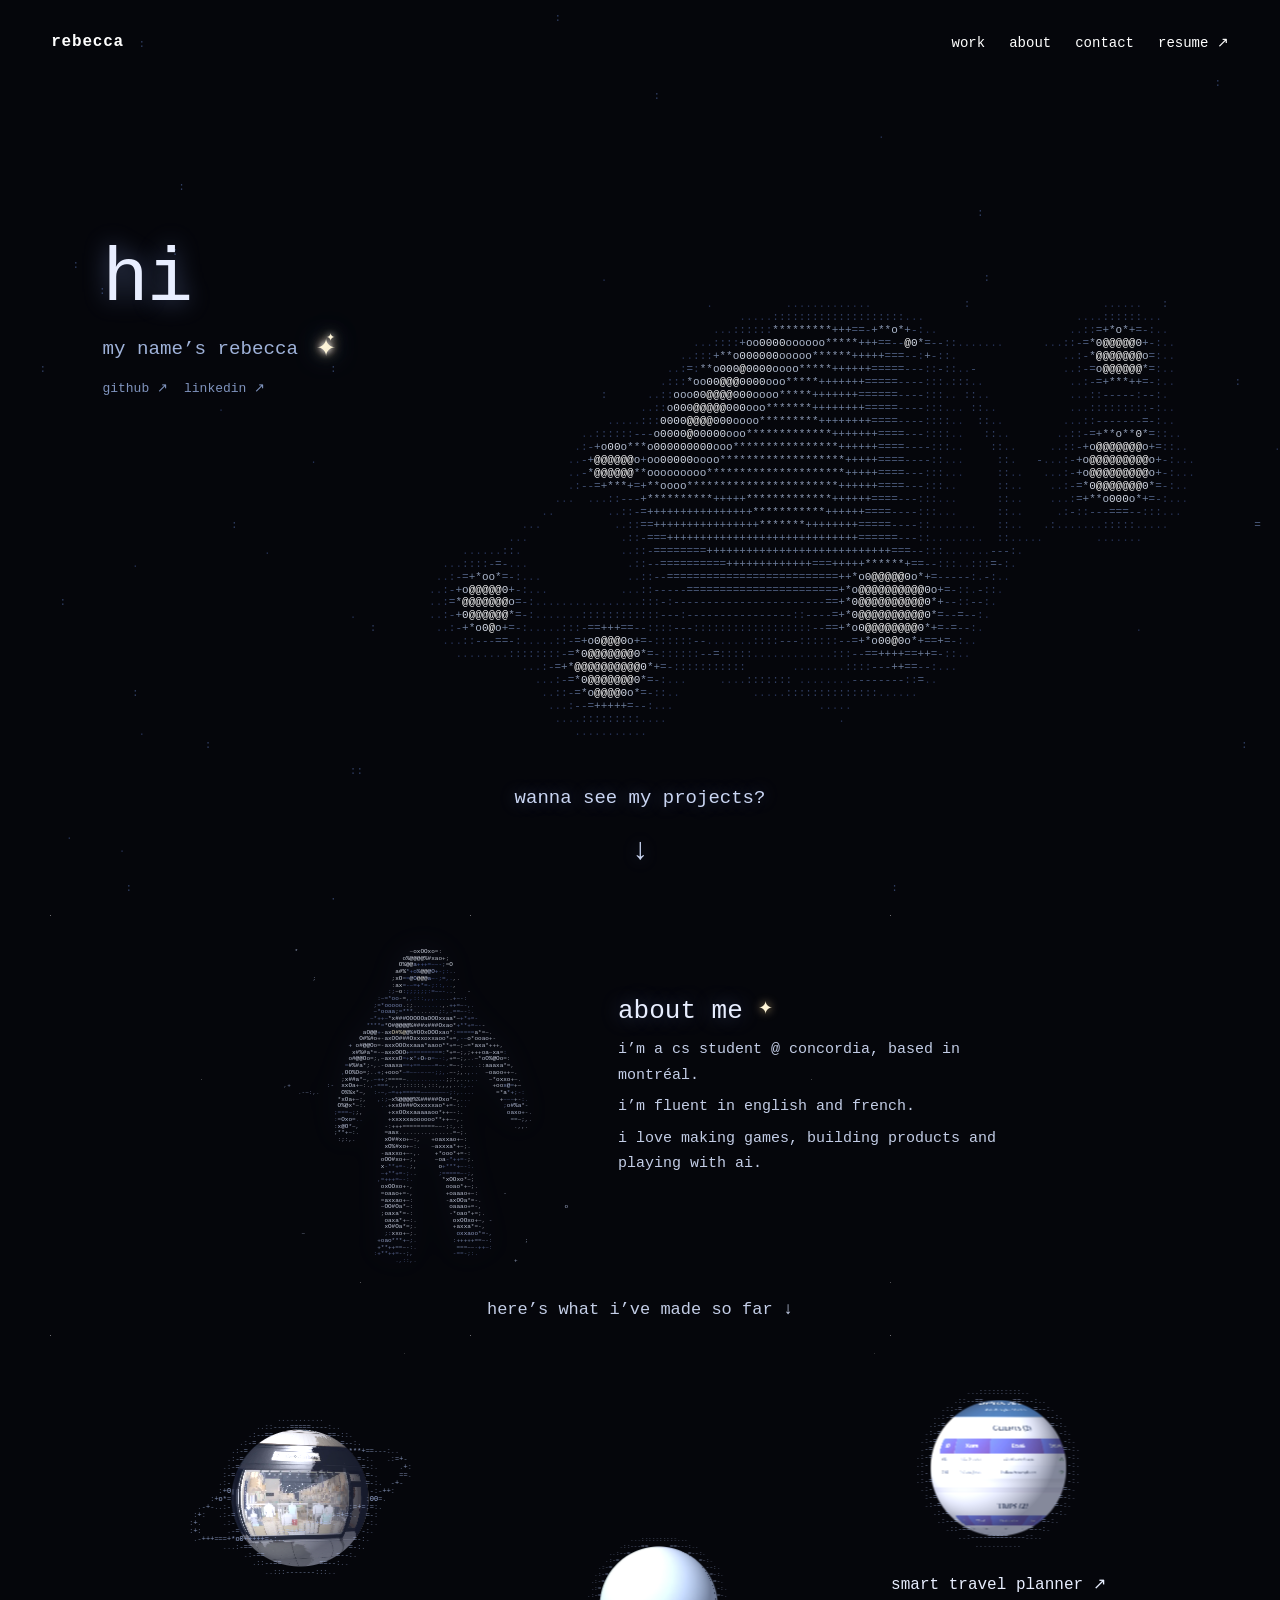
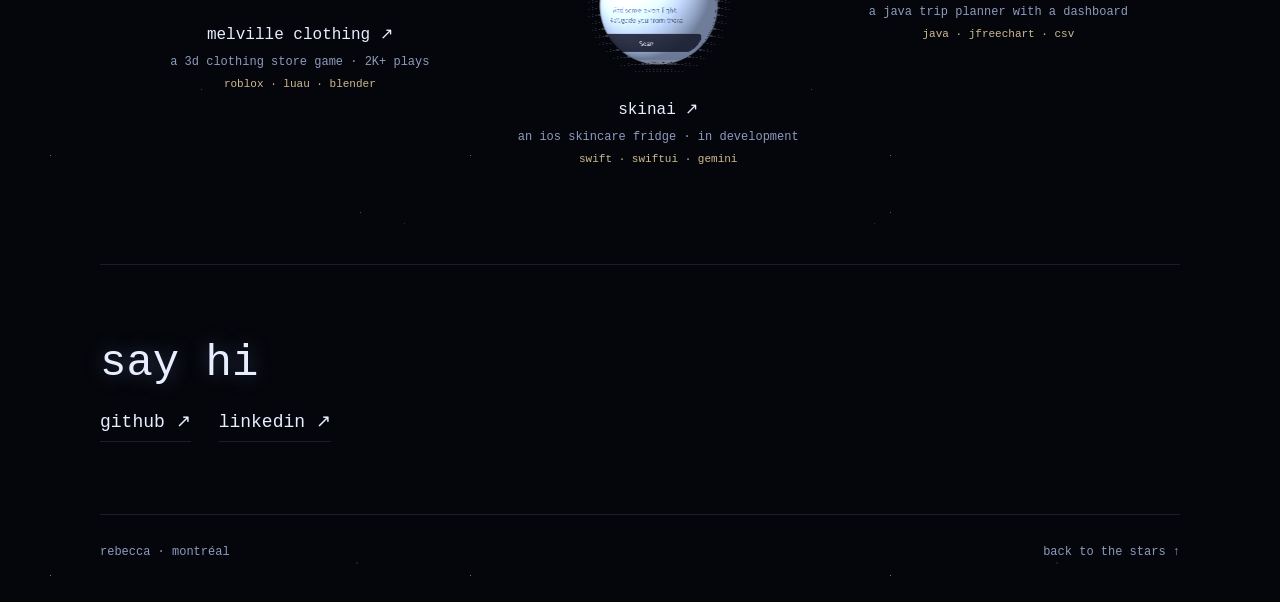
<file: index.html>
<!doctype html>
<html lang="en">
<head>
  <meta charset="utf-8" />
  <meta name="viewport" content="width=device-width, initial-scale=1" />
  <meta name="description" content="Rebecca — second-year Computer Science student at Concordia University in Montréal, sharing projects in product development, AI, and interactive experiences." />
  <title>Rebecca — Portfolio</title>
  <link rel="stylesheet" href="styles.css?v=20261107-links2" />
</head>
<body class="space-page">
  <header class="site-header">
    <a class="brand" href="#top">Rebecca</a>
    <nav aria-label="Primary navigation">
      <a href="#work">Work</a>
      <a href="#about">About</a>
      <a href="#contact">Contact</a>
      <a href="resume.pdf" target="_blank" rel="noreferrer">Resume ↗</a>
    </nav>
  </header>

  <main id="top">
    <section class="hero ascii-hero" aria-labelledby="hero-title">
      <canvas class="ascii-planet" aria-hidden="true"></canvas>
      <div class="ascii-hero-text">
        <h1 id="hero-title">hi</h1>
        <p>my name’s rebecca <span class="sparkle" aria-hidden="true"><span>✦</span><span>✦</span><span>✦</span></span></p>
        <p class="hero-links"><a href="https://github.com/re-messi" target="_blank" rel="noreferrer">github ↗</a><a href="https://www.linkedin.com/in/re-messi/" target="_blank" rel="noreferrer">linkedin ↗</a></p>
      </div>
      <a class="projects-prompt" href="#work">
        <span>wanna see my projects?</span>
        <span class="projects-arrow" aria-hidden="true">↓</span>
      </a>
    </section>

    <section class="sp-hello" id="about" aria-labelledby="about-title">
      <canvas class="ascii-astronaut astronaut" aria-hidden="true"></canvas>
      <div class="sp-hello-text">
        <h2 id="about-title">about me <span aria-hidden="true">✦</span></h2>
        <p>i’m a cs student @ concordia, based in montréal.</p>
        <p>i’m fluent in english and french.</p>
        <p>i love making games, building products and playing with ai.</p>
      </div>
    </section>

    <section class="sp-section sp-work" id="work" aria-labelledby="projects-title">
      <h2 id="projects-title" class="visually-hidden">Projects</h2>
      <p class="sp-intro">here’s what i’ve made so far ↓</p>

      <div class="worlds">
        <a class="world" href="melville.html">
          <canvas class="ascii-world" data-src="assets/exterior.webp" data-ring aria-hidden="true"></canvas>
          <span class="world-name">melville clothing ↗</span>
          <span class="world-desc">a 3d clothing store game · 2K+ plays</span>
          <span class="world-stack">roblox · luau · blender</span>
        </a>
        <a class="world" href="skinai.html">
          <canvas class="ascii-world" data-src="assets/skinai-iphone.png" data-crop="0.2 0.5 0.6 0.44" data-offset="2" aria-hidden="true"></canvas>
          <span class="world-name">skinai ↗</span>
          <span class="world-desc">an ios skincare fridge · in development</span>
          <span class="world-stack">swift · swiftui · gemini</span>
        </a>
        <a class="world" href="aitravelplanner.html">
          <canvas class="ascii-world" data-src="assets/travel-dashboard-overview.png" data-offset="4" aria-hidden="true"></canvas>
          <span class="world-name">smart travel planner ↗</span>
          <span class="world-desc">a java trip planner with a dashboard</span>
          <span class="world-stack">java · jfreechart · csv</span>
        </a>
      </div>
    </section>

    <section class="sp-section sp-contact" id="contact" aria-labelledby="contact-title">
      <h2 id="contact-title">say hi</h2>
      <div class="sp-links">
        <a href="https://github.com/re-messi" target="_blank" rel="noreferrer">github ↗</a>
        <a href="https://www.linkedin.com/in/re-messi/" target="_blank" rel="noreferrer">linkedin ↗</a>
      </div>
    </section>
  </main>

  <footer class="sp-footer">
    <span>rebecca · montréal</span>
    <a href="#top">back to the stars ↑</a>
  </footer>
  <script src="ascii-planet.js" defer></script>
  <script src="ascii-worlds.js" defer></script>
  <script src="ascii-astronaut.js" defer></script>
</body>
</html>
</file>
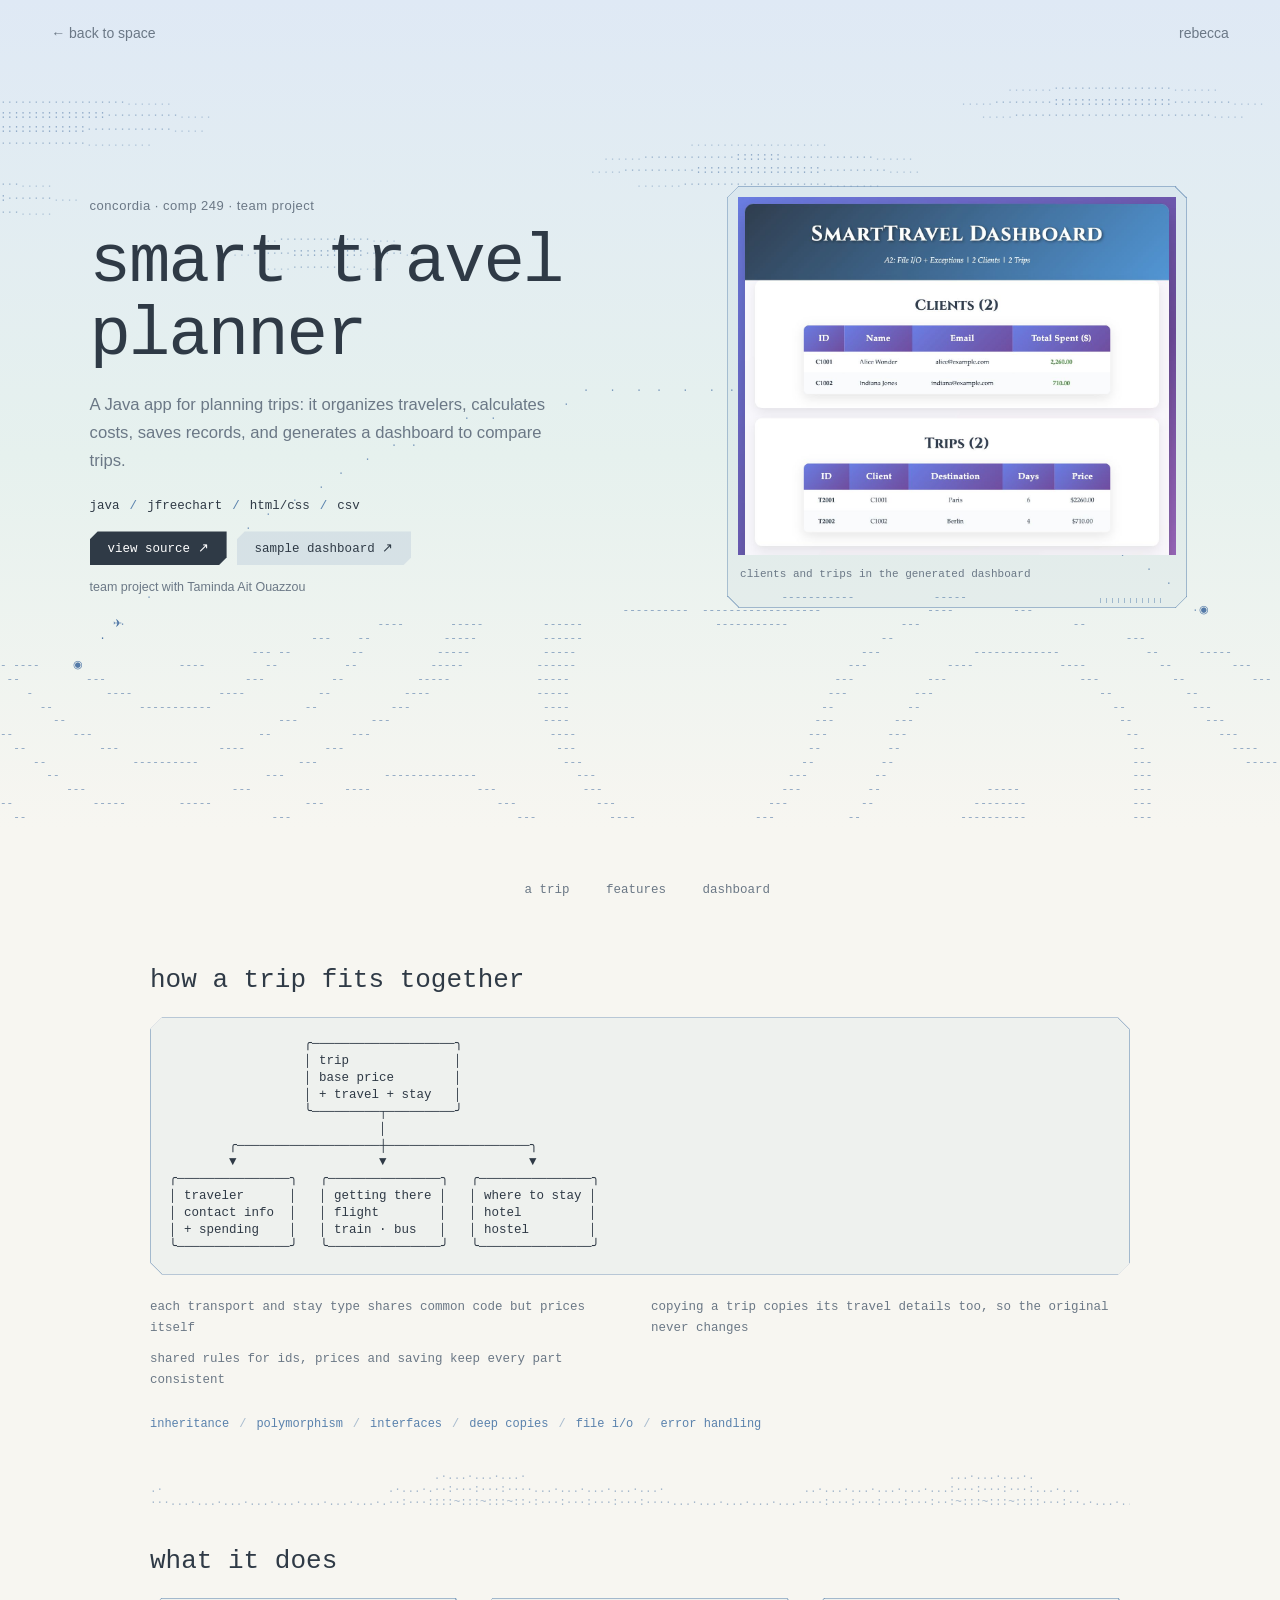
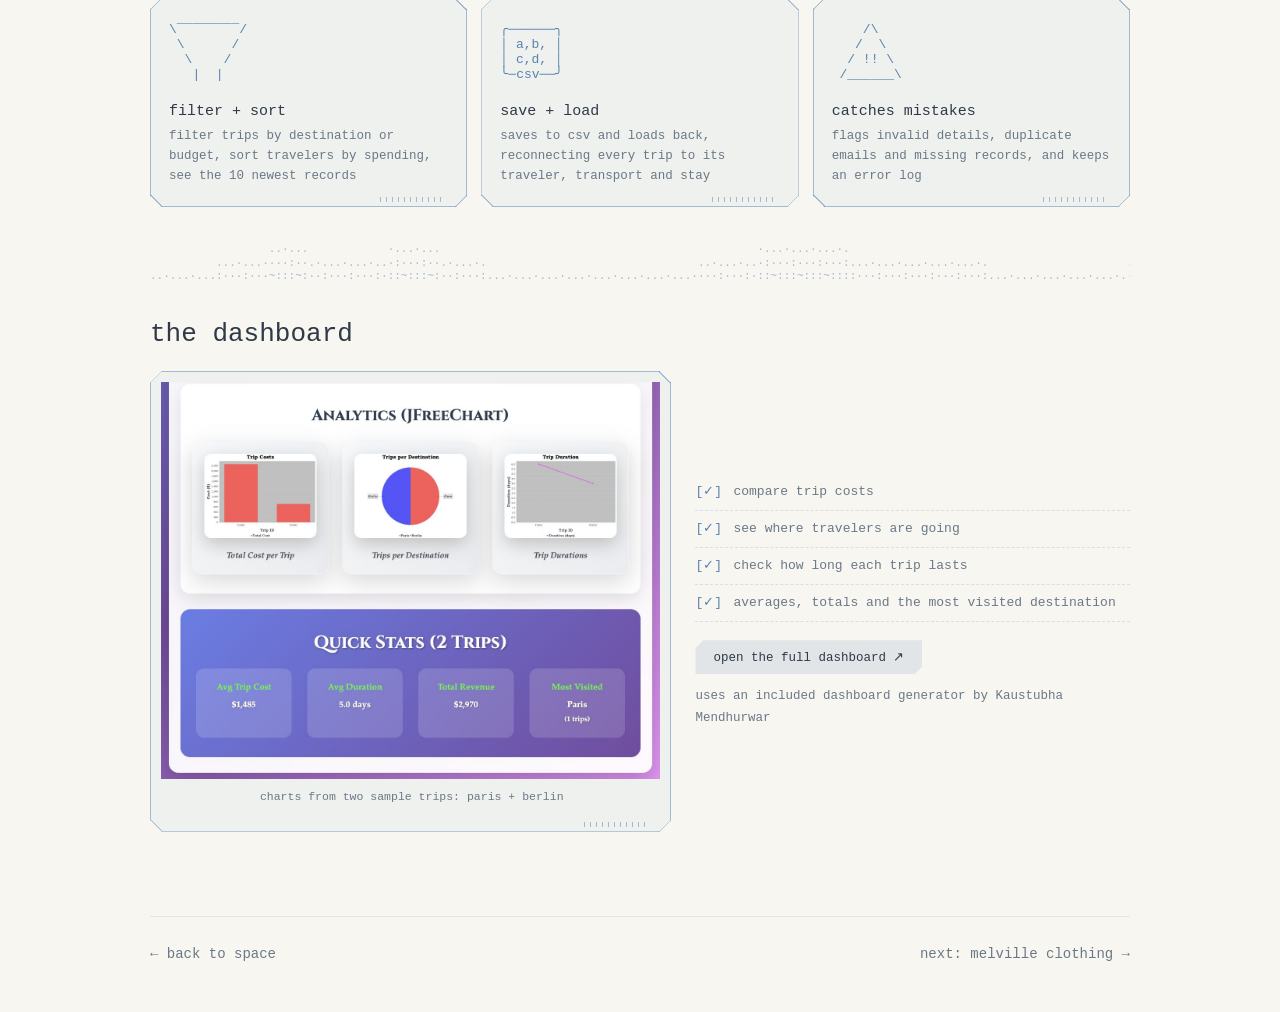
<file: aitravelplanner.html>
<!doctype html>
<html lang="en">
<head>
  <meta charset="utf-8" />
  <meta name="viewport" content="width=device-width, initial-scale=1" />
  <meta name="description" content="Smart Travel Planner — a Java course project for managing trips, calculating costs, saving data, and generating a dashboard." />
  <title>Smart Travel Planner — Rebecca</title>
  <link rel="stylesheet" href="planet.css?v=20261107p" />
</head>
<body class="planet planet-travel">
  <header class="p-top">
    <a href="index.html#work">← back to space</a>
    <a href="index.html">rebecca</a>
  </header>

  <main id="top">
    <section class="p-hero" aria-labelledby="travel-title">
      <canvas class="p-surface" data-theme="map" aria-hidden="true"></canvas>
      <div class="p-rise">
        <p class="p-kicker">concordia · comp 249 · team project</p>
        <h1 id="travel-title">Smart Travel Planner</h1>
        <p class="p-summary">A Java app for planning trips: it organizes travelers, calculates costs, saves records, and generates a dashboard to compare trips.</p>
        <ul class="p-tags" aria-label="Built with">
          <li>java</li><li>jfreechart</li><li>html/css</li><li>csv</li>
        </ul>
        <div class="p-links">
          <a href="https://github.com/re-messi/SmartTravelPlanner" target="_blank" rel="noreferrer">view source ↗</a>
          <a class="alt" href="demos/smarttravel/dashboard/dashboard.html" target="_blank" rel="noreferrer">sample dashboard ↗</a>
        </div>
        <p class="p-credit">team project with Taminda Ait Ouazzou</p>
      </div>
      <figure class="p-photo p-rise p-rise-2">
        <a href="assets/travel-dashboard-overview.png" target="_blank" rel="noreferrer">
          <img src="assets/travel-dashboard-overview.png" width="1280" height="1047" alt="Generated SmartTravel dashboard showing sample clients and trips to Paris and Berlin" />
        </a>
        <figcaption>clients and trips in the generated dashboard</figcaption>
      </figure>
    </section>

    <div class="p-body">
      <ul class="p-nav" aria-label="On this page">
        <li><a href="#trip">a trip</a></li>
        <li><a href="#features">features</a></li>
        <li><a href="#dashboard">dashboard</a></li>
      </ul>

      <section class="p-sec" id="trip" aria-labelledby="trip-title">
        <h2 id="trip-title">how a trip fits together</h2>
        <pre class="p-diagram" role="img" aria-label="A trip combines a base price with travel and a stay. It links a traveler (contact info and spending), a way of getting there (flight, train or bus), and a place to stay (hotel or hostel).">
                  ╭───────────────────╮
                  │ trip              │
                  │ base price        │
                  │ + travel + stay   │
                  ╰─────────┬─────────╯
                            │
        ╭───────────────────┼───────────────────╮
        ▼                   ▼                   ▼
╭───────────────╮   ╭───────────────╮   ╭───────────────╮
│ traveler      │   │ getting there │   │ where to stay │
│ contact info  │   │ flight        │   │ hotel         │
│ + spending    │   │ train · bus   │   │ hostel        │
╰───────────────╯   ╰───────────────╯   ╰───────────────╯</pre>
        <ul class="p-points">
          <li>each transport and stay type shares common code but prices itself</li>
          <li>copying a trip copies its travel details too, so the original never changes</li>
          <li>shared rules for ids, prices and saving keep every part consistent</li>
        </ul>
        <ul class="p-chips" aria-label="Concepts used">
          <li>inheritance</li><li>polymorphism</li><li>interfaces</li><li>deep copies</li><li>file i/o</li><li>error handling</li>
        </ul>
      </section>

      <div class="p-dunes" aria-hidden="true"></div>

      <section class="p-sec" id="features" aria-labelledby="features-title">
        <h2 id="features-title">what it does</h2>
        <div class="p-grid">
          <article class="p-tile">
            <pre class="p-icon" aria-hidden="true">\‾‾‾‾‾‾‾‾/
 \      /
  \    /
   |  |</pre>
            <h3>filter + sort</h3>
            <p>filter trips by destination or budget, sort travelers by spending, see the 10 newest records</p>
          </article>
          <article class="p-tile">
            <pre class="p-icon" aria-hidden="true">╭──────╮
│ a,b, │
│ c,d, │
╰─csv──╯</pre>
            <h3>save + load</h3>
            <p>saves to csv and loads back, reconnecting every trip to its traveler, transport and stay</p>
          </article>
          <article class="p-tile">
            <pre class="p-icon" aria-hidden="true">    /\
   /  \
  / !! \
 /______\</pre>
            <h3>catches mistakes</h3>
            <p>flags invalid details, duplicate emails and missing records, and keeps an error log</p>
          </article>
        </div>
      </section>

      <div class="p-dunes" aria-hidden="true"></div>

      <section class="p-sec" id="dashboard" aria-labelledby="dashboard-title">
        <h2 id="dashboard-title">the dashboard</h2>
        <div class="p-split">
          <figure class="p-shot">
            <a href="assets/travel-dashboard-analytics.png" target="_blank" rel="noreferrer">
              <img src="assets/travel-dashboard-analytics.png" width="1280" height="1018" loading="lazy" alt="JFreeChart trip-cost, destination, and duration charts with summary statistics from two sample trips" />
            </a>
            <figcaption>charts from two sample trips: paris + berlin</figcaption>
          </figure>
          <div>
            <ul class="p-checks">
              <li data-state="done">compare trip costs</li>
              <li data-state="done">see where travelers are going</li>
              <li data-state="done">check how long each trip lasts</li>
              <li data-state="done">averages, totals and the most visited destination</li>
            </ul>
            <div class="p-links">
              <a class="alt" href="demos/smarttravel/dashboard/dashboard.html" target="_blank" rel="noreferrer">open the full dashboard ↗</a>
            </div>
            <p class="p-credit">uses an included dashboard generator by Kaustubha Mendhurwar</p>
          </div>
        </div>
      </section>
    </div>
  </main>

  <footer class="p-foot">
    <a href="index.html#work">← back to space</a>
    <a href="melville.html">next: melville clothing →</a>
  </footer>
  <script src="planet.js?v=20261107e" defer></script>
</body>
</html>
</file>
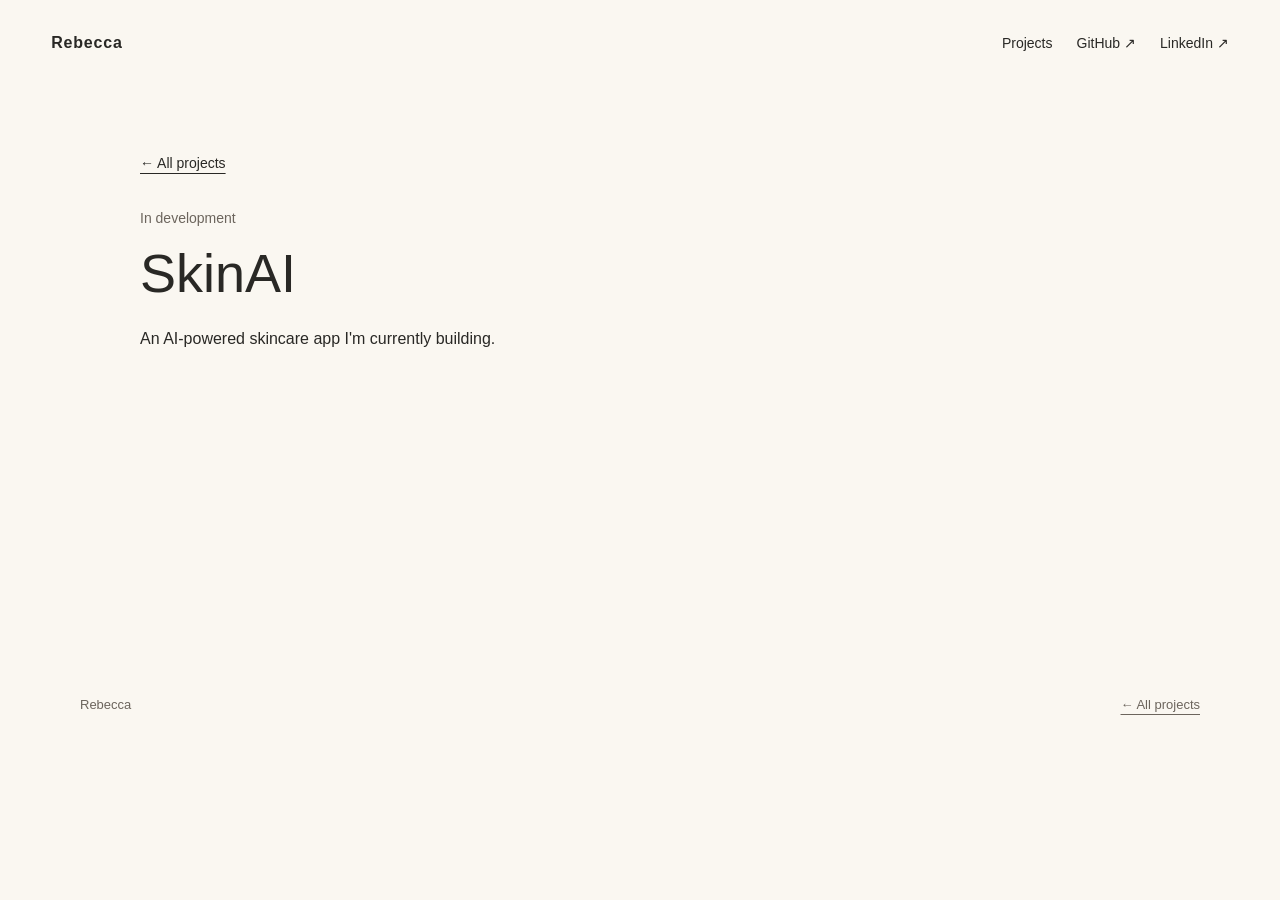
<file: dermai.html>
<!doctype html>
<html lang="en">
<head>
  <meta charset="utf-8" />
  <meta name="viewport" content="width=device-width, initial-scale=1" />
  <meta name="description" content="An AI-powered skincare app, currently in development." />
  <title>SkinAI — Rebecca</title>
  <link rel="stylesheet" href="styles.css" />
</head>
<body class="project-page">
  <header class="site-header detail-header">
    <a class="brand" href="index.html">Rebecca</a>
    <nav aria-label="Primary navigation">
      <a href="index.html#work">Projects</a>
      <a href="https://github.com/re-messi" target="_blank" rel="noreferrer">GitHub ↗</a>
      <a href="https://www.linkedin.com/in/re-messi/" target="_blank" rel="noreferrer">LinkedIn ↗</a>
    </nav>
  </header>
  <main id="top">
    <section class="section detail-intro" aria-labelledby="dermai-title">
      <a class="back-link" href="index.html#work">← All projects</a>
      <p class="project-meta">In development</p>
      <h1 id="dermai-title">SkinAI</h1>
      <p>An AI-powered skincare app I'm currently building.</p>
    </section>
  </main>
  <footer><span>Rebecca</span><a href="index.html#work">← All projects</a></footer>
</body>
</html>
</file>
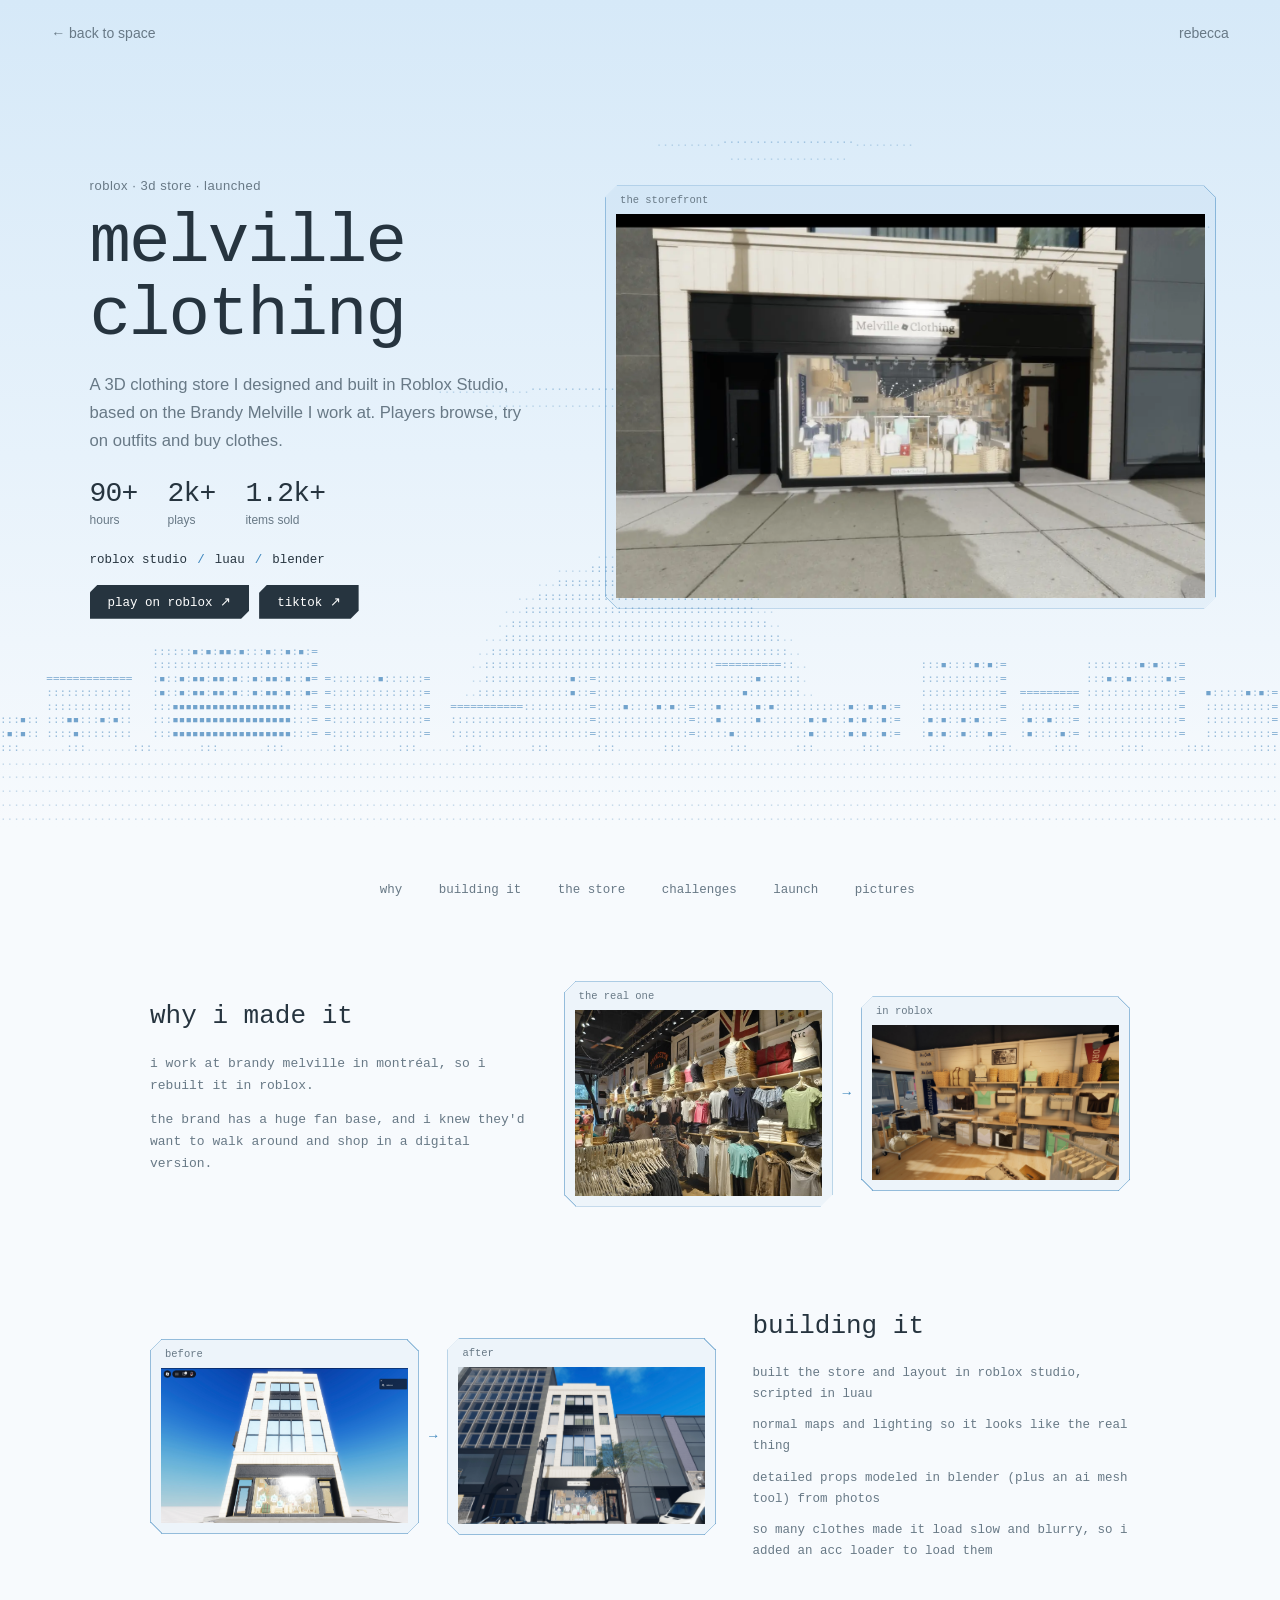
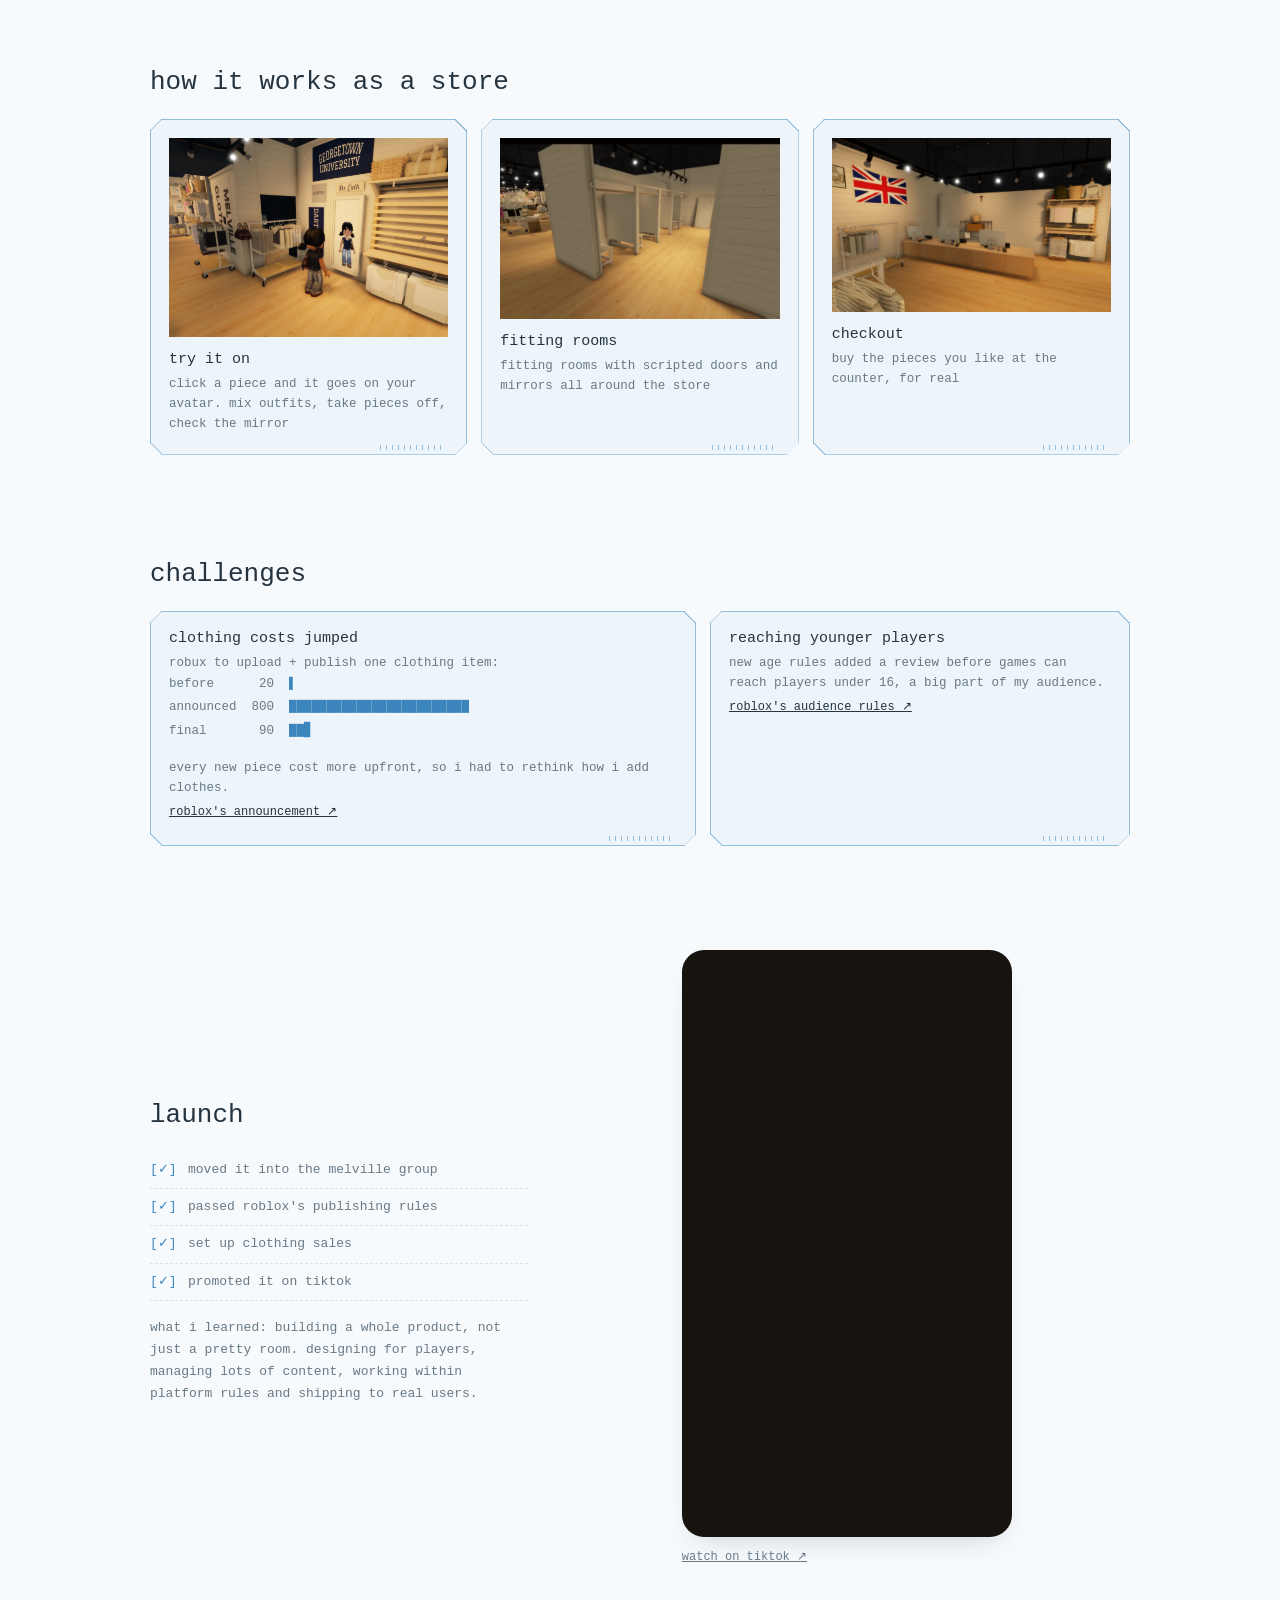
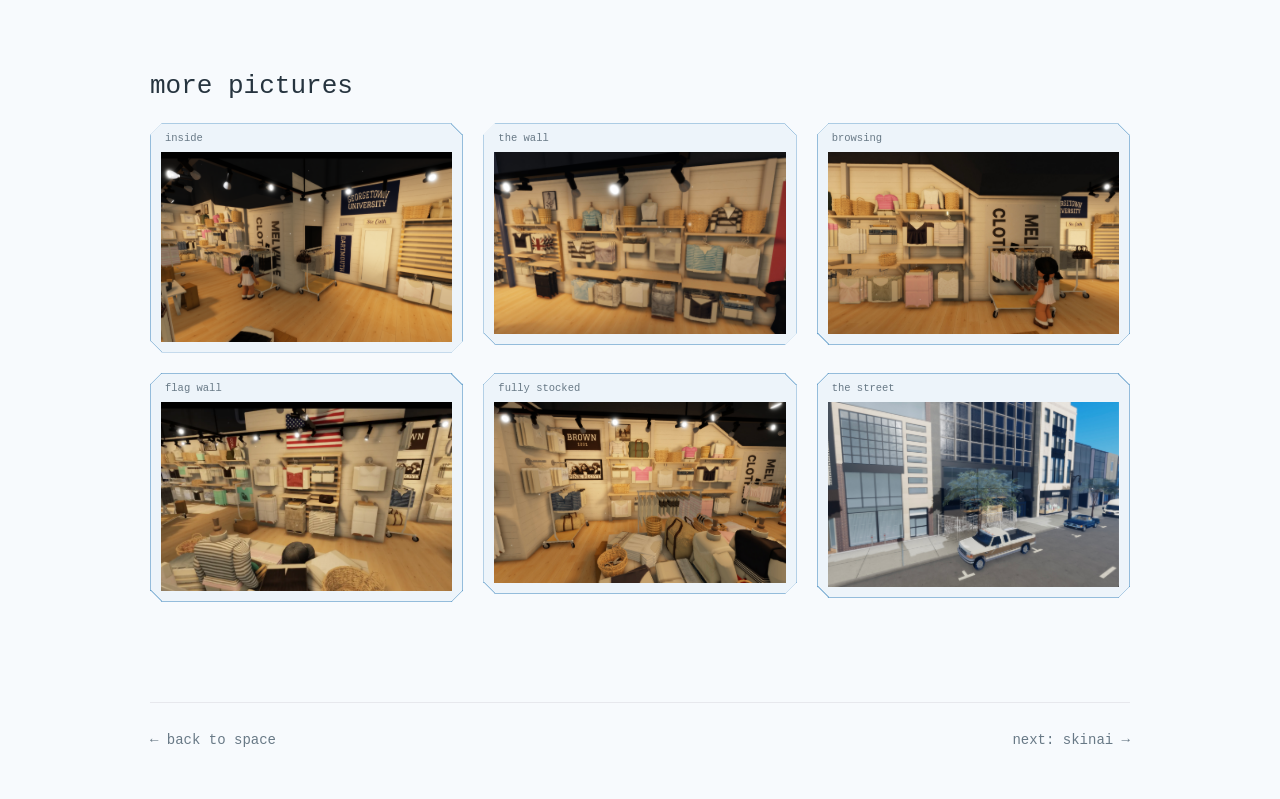
<file: melville.html>
<!doctype html>
<html lang="en">
<head>
  <meta charset="utf-8" />
  <meta name="viewport" content="width=device-width, initial-scale=1" />
  <meta name="description" content="Melville Clothing: a 3D clothing store I designed and built in Roblox Studio, with try-ons, fitting rooms and checkout. 2K+ plays and 1.2K+ items sold." />
  <title>Melville Clothing — Rebecca</title>
  <link rel="stylesheet" href="planet.css?v=20261107t" />
</head>
<body class="planet planet-melville">
  <header class="p-top">
    <a href="index.html#work">← back to space</a>
    <a href="index.html">rebecca</a>
  </header>

  <main id="top">
    <section class="p-hero" aria-labelledby="melville-title">
      <canvas class="p-surface" data-theme="boutique" aria-hidden="true"></canvas>
      <div class="p-rise">
        <p class="p-kicker">roblox · 3d store · launched</p>
        <h1 id="melville-title">Melville Clothing</h1>
        <p class="p-summary">A 3D clothing store I designed and built in Roblox Studio, based on the Brandy Melville I work at. Players browse, try on outfits and buy clothes.</p>
        <dl class="m-stats" aria-label="Project numbers">
          <div><dt>hours</dt><dd>90+</dd></div>
          <div><dt>plays</dt><dd>2k+</dd></div>
          <div><dt>items sold</dt><dd>1.2k+</dd></div>
        </dl>
        <ul class="p-tags" aria-label="Built with">
          <li>roblox studio</li><li>luau</li><li>blender</li>
        </ul>
        <div class="p-links">
          <a href="https://www.roblox.com/games/85455964181438/Melville-Clothing" target="_blank" rel="noreferrer">play on roblox ↗</a>
          <a class="alt" href="https://www.tiktok.com/@melvilleclothing" target="_blank" rel="noreferrer">tiktok ↗</a>
        </div>
      </div>
      <figure class="hud m-vf p-rise p-rise-2">
        <span class="m-vf-bar">the storefront</span>
              <span class="m-scr"><img src="assets/exterior.webp" alt="Exterior storefront of the Melville Clothing Roblox experience" /></span>
      </figure>
    </section>

    <div class="p-body">
      <ul class="p-nav" aria-label="On this page">
        <li><a href="#why">why</a></li>
        <li><a href="#build">building it</a></li>
        <li><a href="#store">the store</a></li>
        <li><a href="#challenges">challenges</a></li>
        <li><a href="#launch">launch</a></li>
        <li><a href="#pictures">pictures</a></li>
      </ul>

      <section class="p-sec" id="why" aria-labelledby="why-title">
        <div class="m-story">
          <div>
            <h2 id="why-title">why i made it</h2>
            <p>i work at brandy melville in montréal, so i rebuilt it in roblox.</p>
            <p>the brand has a huge fan base, and i knew they'd want to walk around and shop in a digital version.</p>
          </div>
          <div class="m-duo">
            <button class="hud m-vf" type="button" data-full="assets/brandy-montreal.jpg">
              <span class="m-vf-bar">the real one</span>
              <span class="m-scr"><img loading="lazy" src="assets/brandy-montreal.jpg" width="736" height="552" alt="Clothing racks, wall displays and baskets inside the real Brandy Melville store" /></span>
            </button>
            <span class="m-signal" aria-hidden="true">→</span>
            <button class="hud m-vf" type="button" data-full="assets/melville-recreation.jpg">
              <span class="m-vf-bar">in roblox</span>
              <span class="m-scr"><img loading="lazy" src="assets/melville-recreation.jpg" width="2525" height="1586" alt="My Roblox recreation of the store's clothing wall, baskets and displays" /></span>
            </button>
          </div>
        </div>
      </section>

      <section class="p-sec" id="build" aria-labelledby="build-title">
        <div class="m-story flip">
          <div>
            <h2 id="build-title">building it</h2>
            <ul class="p-points">
              <li>built the store and layout in roblox studio, scripted in luau</li>
              <li>normal maps and lighting so it looks like the real thing</li>
              <li>detailed props modeled in blender (plus an ai mesh tool) from photos</li>
              <li>so many clothes made it load slow and blurry, so i added an acc loader to load them</li>
            </ul>
          </div>
          <div class="m-duo">
            <button class="hud m-vf" type="button" data-full="assets/melville-build-before.jpg">
              <span class="m-vf-bar">before</span>
              <span class="m-scr"><img loading="lazy" src="assets/melville-build-before.jpg" width="2940" height="1851" alt="Early Roblox build of the store before the street was finished" /></span>
            </button>
            <span class="m-signal" aria-hidden="true">→</span>
            <button class="hud m-vf" type="button" data-full="assets/melville-build-after.jpg">
              <span class="m-vf-bar">after</span>
              <span class="m-scr"><img loading="lazy" src="assets/melville-build-after.jpg" width="2524" height="1603" alt="Finished Melville Clothing store with surrounding buildings, trees and street" /></span>
            </button>
          </div>
        </div>
      </section>

      <section class="p-sec" id="store" aria-labelledby="store-title">
        <h2 id="store-title">how it works as a store</h2>
        <div class="p-grid">
          <article class="p-tile">
            <button class="m-tile-img" type="button" data-full="assets/melville-mirror-system.jpg">
              <img loading="lazy" src="assets/melville-mirror-system.jpg" width="2216" height="1580" alt="A player trying on clothing and seeing their avatar in a mirror" />
            </button>
            <h3>try it on</h3>
            <p>click a piece and it goes on your avatar. mix outfits, take pieces off, check the mirror</p>
          </article>
          <article class="p-tile">
            <button class="m-tile-img" type="button" data-full="assets/fitting-rooms.webp">
              <img loading="lazy" src="assets/fitting-rooms.webp" alt="Fitting room area inside the store" />
            </button>
            <h3>fitting rooms</h3>
            <p>fitting rooms with scripted doors and mirrors all around the store</p>
          </article>
          <article class="p-tile">
            <button class="m-tile-img" type="button" data-full="assets/melville-checkout-system.jpg">
              <img loading="lazy" src="assets/melville-checkout-system.jpg" width="2940" height="1837" alt="Checkout counter with computers and payment terminals" />
            </button>
            <h3>checkout</h3>
            <p>buy the pieces you like at the counter, for real</p>
          </article>
        </div>
      </section>

      <section class="p-sec" id="challenges" aria-labelledby="challenges-title">
        <h2 id="challenges-title">challenges</h2>
        <div class="p-grid m-two">
          <article class="p-tile">
            <h3>clothing costs jumped</h3>
            <p class="m-note">robux to upload + publish one clothing item:</p>
            <pre class="m-bars" role="img" aria-label="Before: 20 Robux. Announced: 800 Robux. Final: 90 Robux.">before      20  <b>▌</b>
announced  800  <b>████████████████████████</b>
final       90  <b>██▋</b></pre>
            <p class="m-note">every new piece cost more upfront, so i had to rethink how i add clothes.</p>
            <a class="m-src" href="https://devforum.roblox.com/t/building-stronger-protections-and-a-more-consistent-marketplace-unifying-2d-and-3d-avatar-item-publishing/4722717" target="_blank" rel="noreferrer">roblox's announcement ↗</a>
          </article>
          <article class="p-tile">
            <h3>reaching younger players</h3>
            <p class="m-note">new age rules added a review before games can reach players under 16, a big part of my audience.</p>
            <a class="m-src" href="https://create.roblox.com/docs/production/publishing/kids-and-select" target="_blank" rel="noreferrer">roblox's audience rules ↗</a>
          </article>
        </div>
      </section>

      <section class="p-sec" id="launch" aria-labelledby="launch-title">
        <div class="m-story">
          <div>
            <h2 id="launch-title">launch</h2>
            <ul class="p-checks">
              <li data-state="done">moved it into the melville group</li>
              <li data-state="done">passed roblox's publishing rules</li>
              <li data-state="done">set up clothing sales</li>
              <li data-state="done">promoted it on tiktok</li>
            </ul>
            <p style="margin-top: 16px;">what i learned: building a whole product, not just a pretty room. designing for players, managing lots of content, working within platform rules and shipping to real users.</p>
          </div>
          <figure class="m-tiktok">
            <div class="tiktok-player">
              <iframe src="https://www.tiktok.com/player/v1/7681470667530702098?autoplay=0&amp;rel=0" title="Melville Clothing store video on TikTok" loading="lazy" allow="fullscreen" allowfullscreen></iframe>
            </div>
            <figcaption><a href="https://www.tiktok.com/@melvilleclothing/video/7681470667530702098" target="_blank" rel="noreferrer">watch on tiktok ↗</a></figcaption>
          </figure>
        </div>
      </section>

      <section class="p-sec" id="pictures" aria-labelledby="pictures-title">
        <h2 id="pictures-title">more pictures</h2>
        <div class="m-gal">
          <button class="hud m-vf" type="button" data-full="assets/melville-interior-overview.png">
              <span class="m-vf-bar">inside</span>
              <span class="m-scr"><img loading="lazy" src="assets/melville-interior-overview.png" alt="A player among clothing racks and a mirror inside the store" /></span>
            </button>
          <button class="hud m-vf" type="button" data-full="assets/melville-wall-details.jpg">
              <span class="m-vf-bar">the wall</span>
              <span class="m-scr"><img loading="lazy" src="assets/melville-wall-details.jpg" alt="Wall displays with striped clothing, mannequins and woven baskets" /></span>
            </button>
          <button class="hud m-vf" type="button" data-full="assets/melville-player-browsing.jpg">
              <span class="m-vf-bar">browsing</span>
              <span class="m-scr"><img loading="lazy" src="assets/melville-player-browsing.jpg" alt="A player browsing clothing racks inside the store" /></span>
            </button>
          <button class="hud m-vf" type="button" data-full="assets/flags.webp">
              <span class="m-vf-bar">flag wall</span>
              <span class="m-scr"><img loading="lazy" src="assets/flags.webp" alt="Wall display with U.S. flags and clothing" /></span>
            </button>
          <button class="hud m-vf" type="button" data-full="assets/melville-clothing-assets.jpg">
              <span class="m-vf-bar">fully stocked</span>
              <span class="m-scr"><img loading="lazy" src="assets/melville-clothing-assets.jpg" alt="Clothing racks, stocked shelves, bags and mannequins filling the store" /></span>
            </button>
          <button class="hud m-vf" type="button" data-full="assets/melville-street-view.jpg">
              <span class="m-vf-bar">the street</span>
              <span class="m-scr"><img loading="lazy" src="assets/melville-street-view.jpg" alt="Melville Clothing storefront and surrounding street" /></span>
            </button>
        </div>
      </section>
    </div>
  </main>

  <footer class="p-foot">
    <a href="index.html#work">← back to space</a>
    <a href="skinai.html">next: skinai →</a>
  </footer>
  <script src="planet.js?v=20261107t" defer></script>
</body>
</html>
</file>
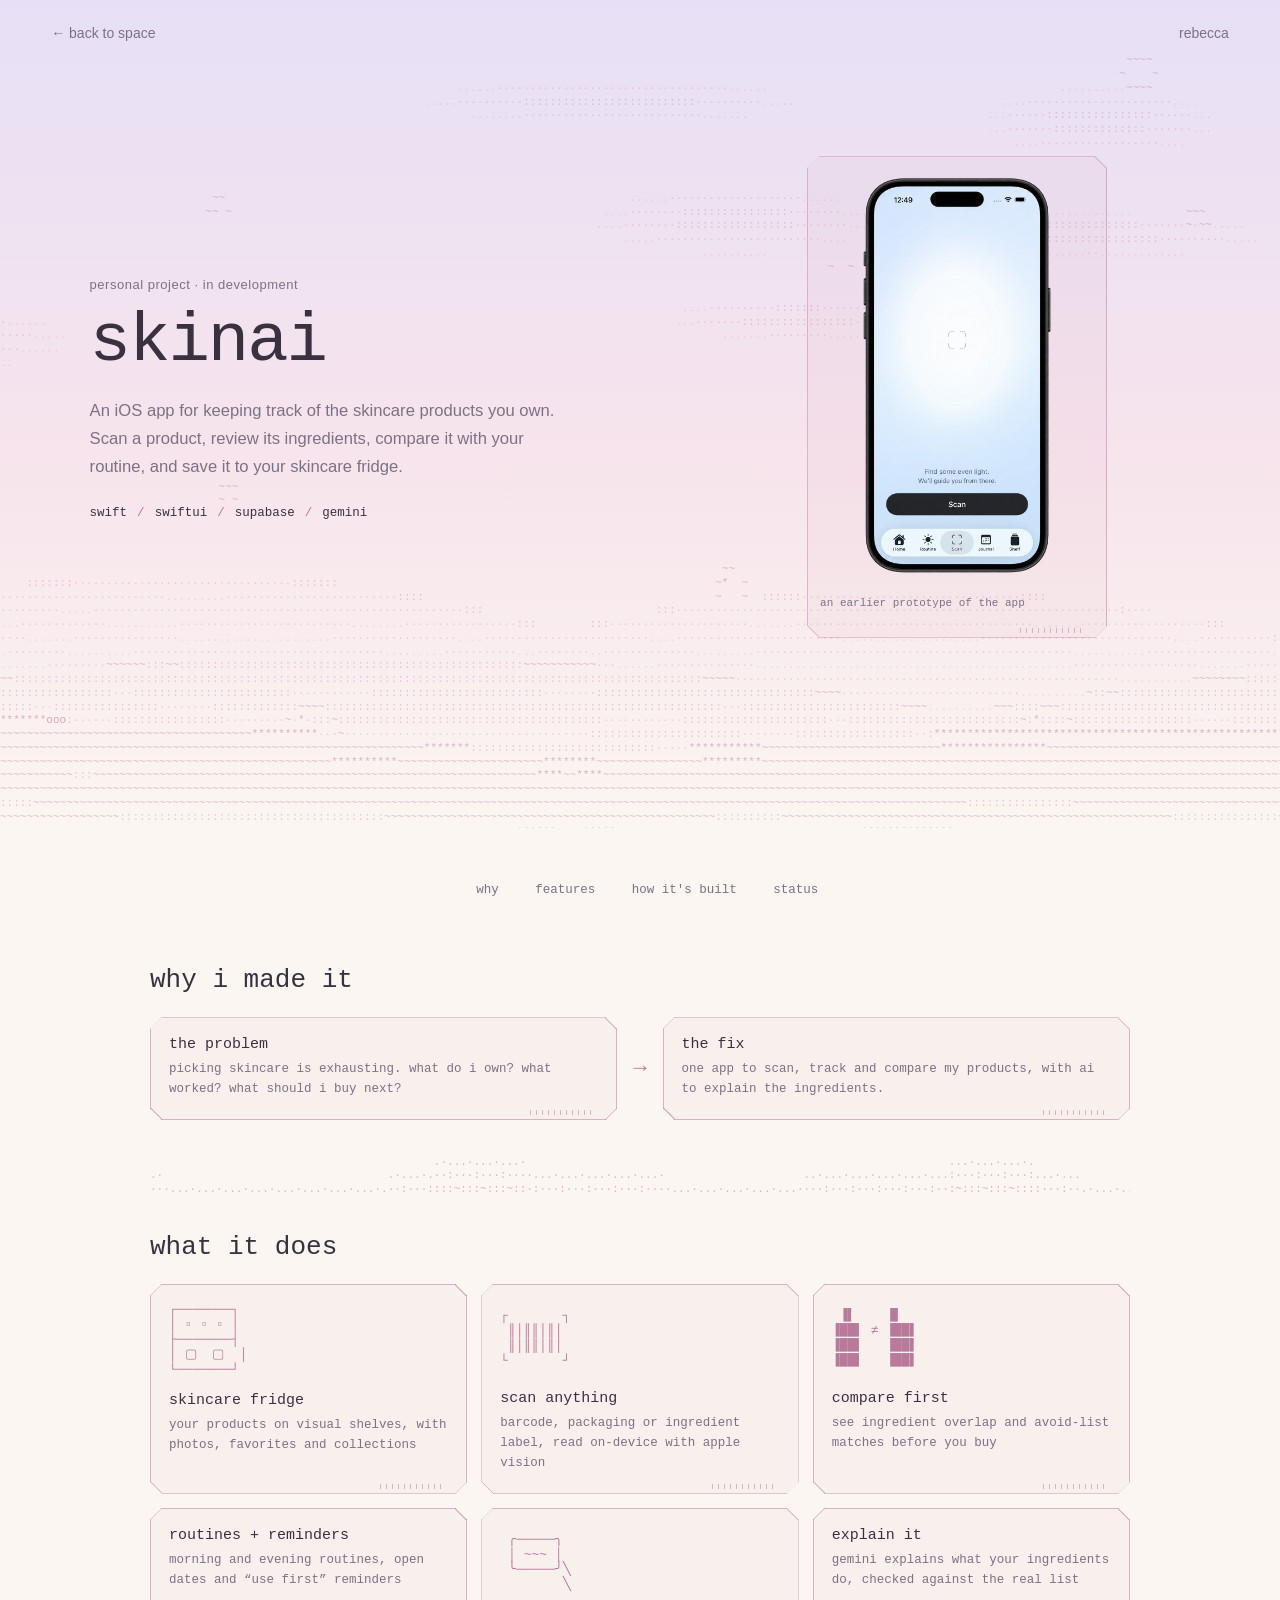
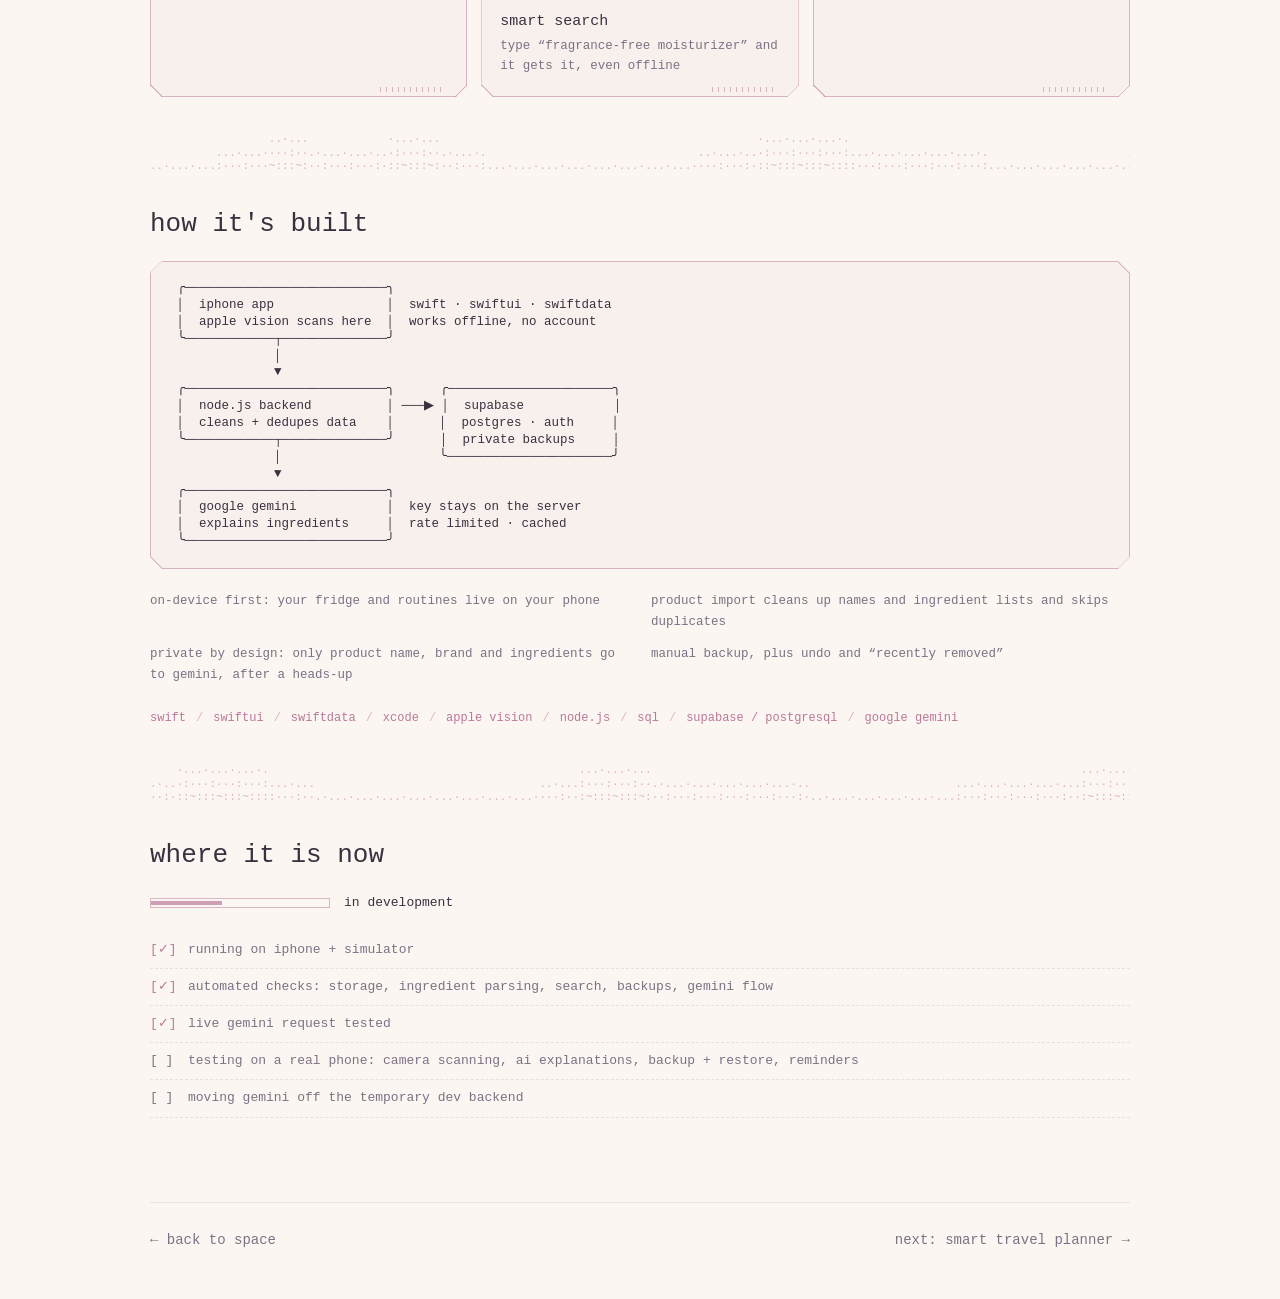
<file: skinai.html>
<!doctype html>
<html lang="en">
<head>
  <meta charset="utf-8" />
  <meta name="viewport" content="width=device-width, initial-scale=1" />
  <meta name="description" content="SkinAI is an iOS skincare fridge for scanning products, reviewing ingredients, comparing routines, and organizing a personal collection. In development." />
  <title>SkinAI — Rebecca</title>
  <link rel="stylesheet" href="planet.css?v=20261107p" />
</head>
<body class="planet planet-skinai">
  <header class="p-top">
    <a href="index.html#work">← back to space</a>
    <a href="index.html">rebecca</a>
  </header>

  <main id="top">
    <section class="p-hero" aria-labelledby="skinai-title">
      <canvas class="p-surface" data-theme="dream" aria-hidden="true"></canvas>
      <div class="p-rise">
        <p class="p-kicker">personal project · in development</p>
        <h1 id="skinai-title">SkinAI</h1>
        <p class="p-summary">An iOS app for keeping track of the skincare products you own. Scan a product, review its ingredients, compare it with your routine, and save it to your skincare fridge.</p>
        <ul class="p-tags" aria-label="Built with">
          <li>swift</li><li>swiftui</li><li>supabase</li><li>gemini</li>
        </ul>
      </div>
      <figure class="p-photo p-rise p-rise-2">
        <img src="assets/skinai-iphone.png" width="1024" height="1536" alt="An earlier SkinAI iPhone prototype showing the scan screen" />
        <figcaption>an earlier prototype of the app</figcaption>
      </figure>
    </section>

    <div class="p-body">
      <ul class="p-nav" aria-label="On this page">
        <li><a href="#why">why</a></li>
        <li><a href="#features">features</a></li>
        <li><a href="#build">how it's built</a></li>
        <li><a href="#status">status</a></li>
      </ul>

      <section class="p-sec" id="why" aria-labelledby="why-title">
        <h2 id="why-title">why i made it</h2>
        <div class="p-why">
          <div class="p-tile">
            <h3>the problem</h3>
            <p>picking skincare is exhausting. what do i own? what worked? what should i buy next?</p>
          </div>
          <div class="p-arrow" aria-hidden="true">→</div>
          <div class="p-tile">
            <h3>the fix</h3>
            <p>one app to scan, track and compare my products, with ai to explain the ingredients.</p>
          </div>
        </div>
      </section>

      <div class="p-dunes" aria-hidden="true"></div>

      <section class="p-sec" id="features" aria-labelledby="features-title">
        <h2 id="features-title">what it does</h2>
        <div class="p-grid">
          <article class="p-tile">
            <pre class="p-icon" aria-hidden="true">┌───────┐
│ ▫ ▫ ▫ │
├───────┤
│ ▢  ▢  │
└───────┘</pre>
            <h3>skincare fridge</h3>
            <p>your products on visual shelves, with photos, favorites and collections</p>
          </article>
          <article class="p-tile">
            <pre class="p-icon" aria-hidden="true">┌       ┐
 ║│║║│║│
 ║│║║│║│
└       ┘</pre>
            <h3>scan anything</h3>
            <p>barcode, packaging or ingredient label, read on-device with apple vision</p>
          </article>
          <article class="p-tile">
            <pre class="p-icon" aria-hidden="true"> ▐▌    ▐▌
▐██▌ ≠ ▐██▌
▐██▌   ▐██▌
▐██▌   ▐██▌</pre>
            <h3>compare first</h3>
            <p>see ingredient overlap and avoid-list matches before you buy</p>
          </article>
          <article class="p-tile">
            <h3>routines + reminders</h3>
            <p>morning and evening routines, open dates and “use first” reminders</p>
          </article>
          <article class="p-tile">
            <pre class="p-icon" aria-hidden="true"> ╭─────╮
 │ ~~~ │
 ╰─────╯╲
        ╲</pre>
            <h3>smart search</h3>
            <p>type “fragrance-free moisturizer” and it gets it, even offline</p>
          </article>
          <article class="p-tile">
            <h3>explain it</h3>
            <p>gemini explains what your ingredients do, checked against the real list</p>
          </article>
        </div>
      </section>

      <div class="p-dunes" aria-hidden="true"></div>

      <section class="p-sec" id="build" aria-labelledby="build-title">
        <h2 id="build-title">how it's built</h2>
        <pre class="p-diagram" role="img" aria-label="Architecture: the iPhone app (Swift, SwiftUI, SwiftData, Apple Vision) talks to a Node.js backend, which uses Supabase PostgreSQL and calls Google Gemini with the API key kept on the server.">
 ╭───────────────────────────╮
 │  iphone app               │  swift · swiftui · swiftdata
 │  apple vision scans here  │  works offline, no account
 ╰────────────┬──────────────╯
              │
              ▼
 ╭───────────────────────────╮      ╭──────────────────────╮
 │  node.js backend          │ ───▶ │  supabase            │
 │  cleans + dedupes data    │      │  postgres · auth     │
 ╰────────────┬──────────────╯      │  private backups     │
              │                     ╰──────────────────────╯
              ▼
 ╭───────────────────────────╮
 │  google gemini            │  key stays on the server
 │  explains ingredients     │  rate limited · cached
 ╰───────────────────────────╯</pre>
        <ul class="p-points">
          <li>on-device first: your fridge and routines live on your phone</li>
          <li>product import cleans up names and ingredient lists and skips duplicates</li>
          <li>private by design: only product name, brand and ingredients go to gemini, after a heads-up</li>
          <li>manual backup, plus undo and “recently removed”</li>
        </ul>
        <ul class="p-chips" aria-label="Built with">
          <li>swift</li><li>swiftui</li><li>swiftdata</li><li>xcode</li><li>apple vision</li>
          <li>node.js</li><li>sql</li><li>supabase / postgresql</li><li>google gemini</li>
        </ul>
      </section>

      <div class="p-dunes" aria-hidden="true"></div>

      <section class="p-sec" id="status" aria-labelledby="status-title">
        <h2 id="status-title">where it is now</h2>
        <p class="p-progress"><span class="p-bar" aria-hidden="true"><i></i></span> in development</p>
        <ul class="p-checks">
          <li data-state="done">running on iphone + simulator</li>
          <li data-state="done">automated checks: storage, ingredient parsing, search, backups, gemini flow</li>
          <li data-state="done">live gemini request tested</li>
          <li data-state="testing">testing on a real phone: camera scanning, ai explanations, backup + restore, reminders</li>
          <li data-state="testing">moving gemini off the temporary dev backend</li>
        </ul>
      </section>
    </div>
  </main>

  <footer class="p-foot">
    <a href="index.html#work">← back to space</a>
    <a href="aitravelplanner.html">next: smart travel planner →</a>
  </footer>
  <script src="planet.js?v=20261107c" defer></script>
</body>
</html>
</file>
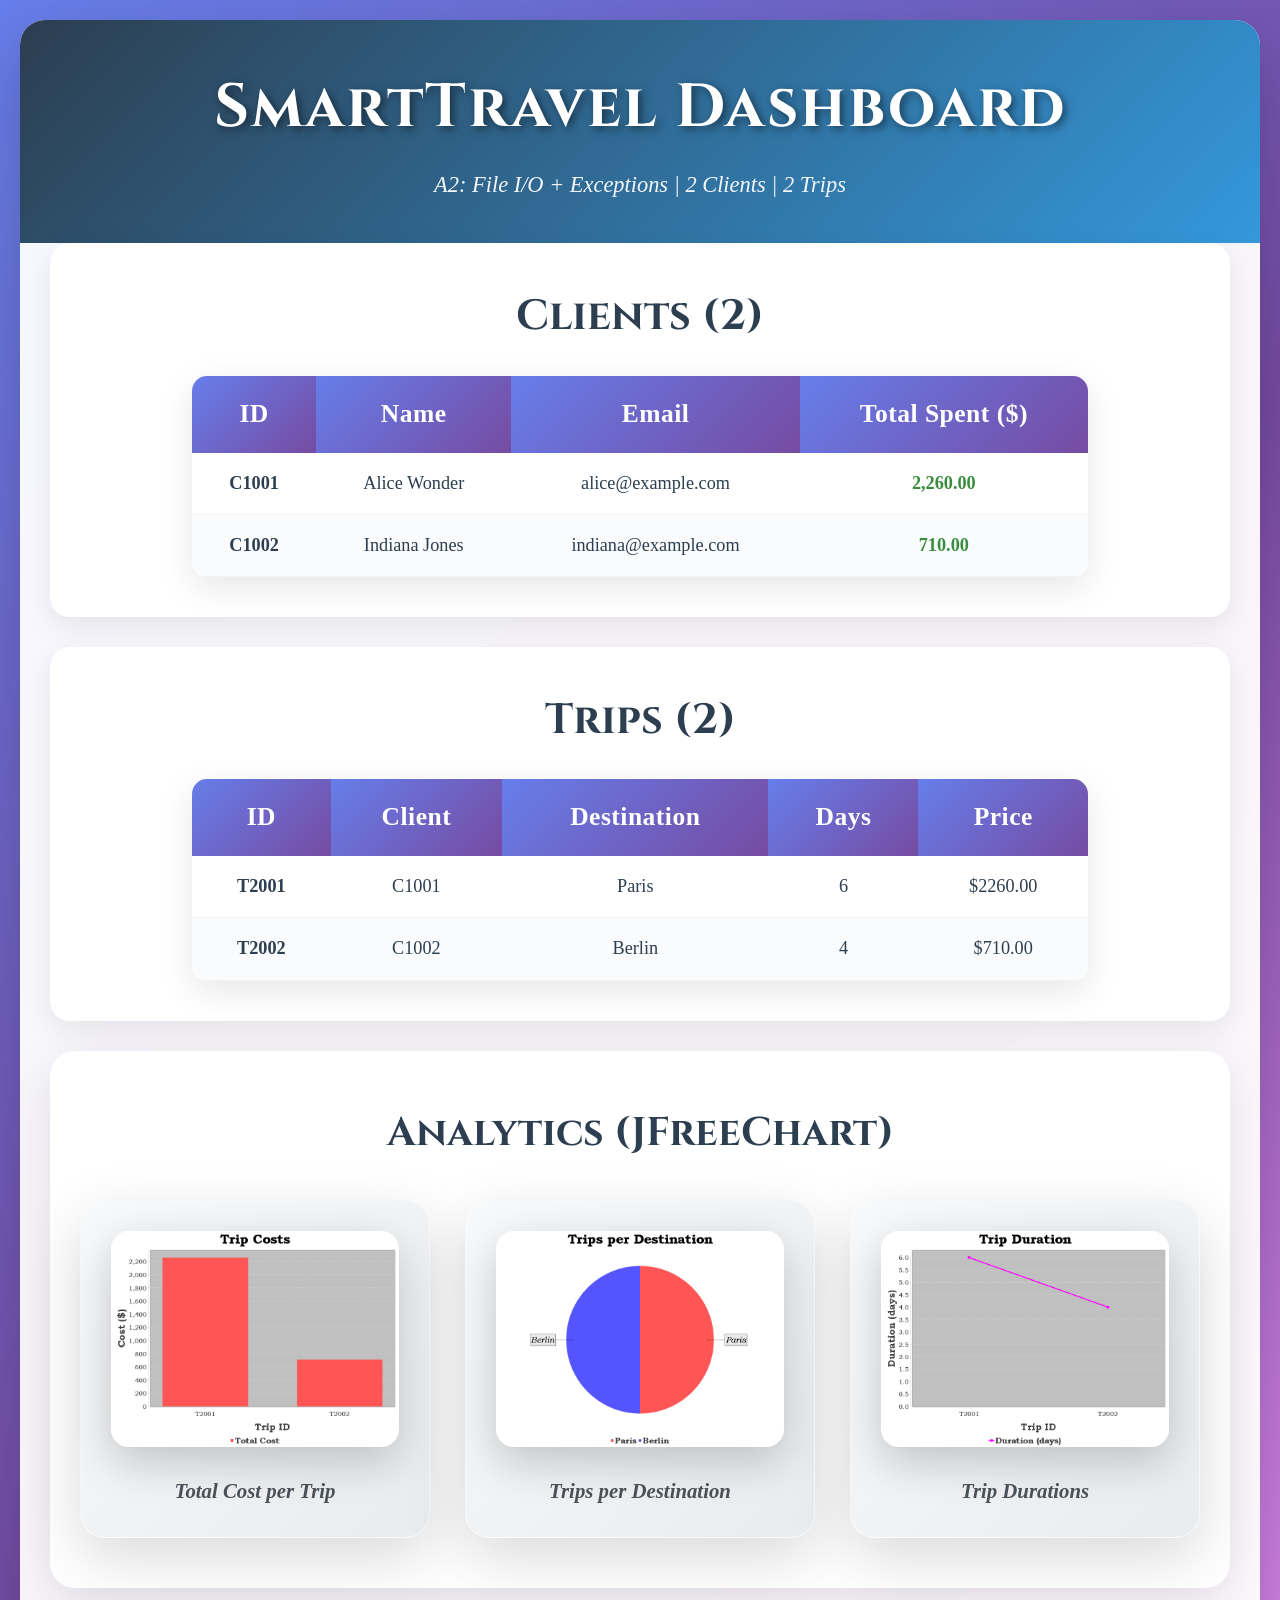
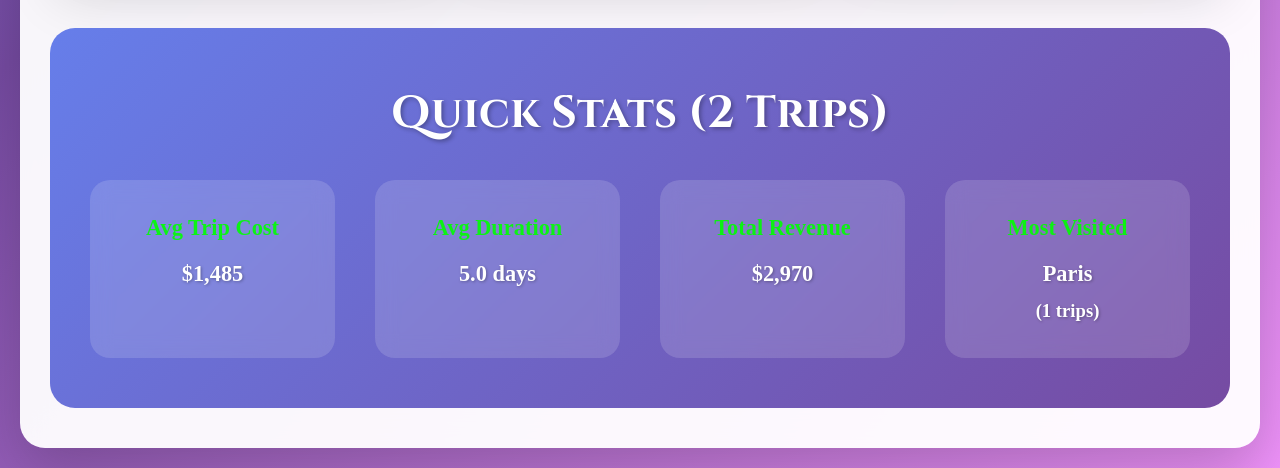
<file: demos/smarttravel/dashboard/dashboard.html>
<!DOCTYPE html>
<html lang='en'>
<head>
    <meta charset='UTF-8'>
    <meta name='viewport' content='width=device-width, initial-scale=1.0'>
    <title>SmartTravel A2 Dashboard</title>
    <link rel='stylesheet' href='styles.css'>
</head>
<body>
    <div class='container'>
        <header>
            <h1>SmartTravel Dashboard</h1>
            <p>A2: File I/O + Exceptions | 2 Clients | 2 Trips</p>
        </header>
        <section class='data-section'>
            <h2> Clients (2)</h2>
            <table>
                <thead>
                    <tr><th>ID</th><th>Name</th><th>Email</th><th>Total Spent ($)</th></tr>
                </thead>
                <tbody>
                    <tr>
                        <td><strong>C1001</strong></td>
                        <td>Alice Wonder</td>
                        <td>alice@example.com</td>
                        <td style='font-weight: bold; color: #388e3c;'>2,260.00</td>
                    </tr>
                    <tr>
                        <td><strong>C1002</strong></td>
                        <td>Indiana Jones</td>
                        <td>indiana@example.com</td>
                        <td style='font-weight: bold; color: #388e3c;'>710.00</td>
                    </tr>
                </tbody>
            </table>
        </section>
        <section class='data-section'>
            <h2> Trips (2)</h2>
            <table>
                <thead>
                    <tr><th>ID</th><th>Client</th><th>Destination</th><th>Days</th><th>Price</th></tr>
                </thead>
                <tbody>
                    <tr>
                        <td><strong>T2001</strong></td>
                        <td>C1001</td>
                        <td>Paris</td>
                        <td>6</td>
                        <td>$2260.00</td>
                    </tr>
                    <tr>
                        <td><strong>T2002</strong></td>
                        <td>C1002</td>
                        <td>Berlin</td>
                        <td>4</td>
                        <td>$710.00</td>
                    </tr>
                </tbody>
            </table>
        </section>
        <section class='charts-section'>
            <h2>Analytics (JFreeChart)</h2>
            <div class='chart-grid'>
                <figure class='chart-card'>
                    <img src='../charts/trip_cost_bar_chart.png' alt='Trip Costs' loading='lazy'>
                    <figcaption>Total Cost per Trip</figcaption>
                </figure>
                <figure class='chart-card'>
                    <img src='../charts/trips_per_destination_pie.png' alt='Destinations' loading='lazy'>
                    <figcaption>Trips per Destination</figcaption>
                </figure>
                <figure class='chart-card'>
                    <img src='../charts/trip_duration_line_chart.png' alt='Durations' loading='lazy'>
                    <figcaption>Trip Durations</figcaption>
                </figure>
            </div>
        </section>
        <section class='stats-section'>
            <h2>Quick Stats (2 Trips)</h2>
            <div class='stat-grid'>
                <div class='stat-item'>
                    <span class='stat-label'>Avg Trip Cost</span>
                    <span class='stat-value'>$1,485</span>
                </div>
                <div class='stat-item'>
                    <span class='stat-label'>Avg Duration</span>
                    <span class='stat-value'>5.0 days</span>
                </div>
                <div class='stat-item'>
                    <span class='stat-label'>Total Revenue</span>
                    <span class='stat-value'>$2,970</span>
                </div>
                <div class='stat-item'>
                    <span class='stat-label'>Most Visited</span>
                    <span class='stat-value'>Paris<br><small>(1 trips)</small></span>
                </div>
            </div>
        </section>
    </div>
</body>
</html>
</file>
<file: styles.css>
:root {
  --ink: #292825;
  --paper: #faf7f1;
  --muted: #6c655d;
  --max: 1120px;
}
* { box-sizing: border-box; }
body {
  margin: 0;
  background: var(--paper);
  color: var(--ink);
  font-family: Inter, ui-sans-serif, -apple-system, BlinkMacSystemFont, "Segoe UI", sans-serif;
  line-height: 1.6;
}
a { color: inherit; text-underline-offset: 5px; }
img { display: block; width: 100%; }
button { font: inherit; }
a:focus-visible, button:focus-visible { outline: 2px solid currentColor; outline-offset: 5px; }
.site-header {
  position: absolute;
  z-index: 2;
  inset: 0 0 auto;
  display: flex;
  align-items: center;
  justify-content: space-between;
  padding: 24px clamp(20px, 4vw, 64px);
  color: white;
}
.brand { font-weight: 650; letter-spacing: .05em; text-decoration: none; }
nav { display: flex; gap: 24px; }
nav a { font-size: 14px; text-decoration: none; padding: 8px 0; }
.hero {
  min-height: 78vh;
  min-height: 78svh;
  position: relative;
  display: flex;
  align-items: flex-end;
  background: #17140f;
  color: white;
}
.hero-media { position: absolute; inset: 0; overflow: hidden; }
.hero-media img { height: 100%; object-fit: cover; object-position: center; }
.hero-scrim {
  position: absolute;
  inset: 0;
  background: linear-gradient(90deg, rgba(9,8,6,.82), rgba(9,8,6,.34) 55%, rgba(9,8,6,.18)), linear-gradient(0deg, rgba(9,8,6,.58), transparent 70%);
}
.hero-content {
  position: relative;
  width: 100%;
  padding: 150px clamp(20px, 6vw, 90px) 100px;
}
h1, h2, h3 { font-weight: 500; line-height: 1.2; }
.hero h1 { margin: 0; font-size: clamp(38px, 5vw, 68px); letter-spacing: -.035em; }
.hero-copy { max-width: 590px; margin: 24px 0 0; font-size: clamp(17px, 1.6vw, 20px); }
.hero-actions { display: flex; flex-wrap: wrap; align-items: center; gap: 28px; margin-top: 28px; }
.button { display: inline-block; padding: 8px 0; font-size: 15px; }
.scroll-cue { position: absolute; right: clamp(20px, 4vw, 64px); bottom: 28px; font-size: 13px; text-decoration: none; }
.section, footer { width: min(var(--max), calc(100% - 48px)); margin: 0 auto; }
.section { padding: 64px 0; }
.intro { padding-top: 24px; padding-bottom: 0; }
.section-kicker, .project-meta { margin: 0 0 12px; color: var(--muted); font-size: 14px; }
.section-kicker { margin-bottom: 28px; }
.project-heading { display: grid; grid-template-columns: 1fr 1fr; align-items: end; gap: 48px; margin-bottom: 32px; }
.project-heading h2, .project-heading h1 { font-size: clamp(30px, 4vw, 48px); letter-spacing: -.03em; margin: 0; }
.project-summary { margin: 0; max-width: 560px; }
.feature-shot { margin: 0; }
.feature-shot img { aspect-ratio: 16 / 9; object-fit: cover; }
.feature-shot figcaption { margin-top: 10px; font-size: 12px; color: var(--muted); }
.metrics { display: flex; flex-wrap: wrap; gap: 24px 56px; margin: 28px 0 20px; }
.metrics div { display: flex; flex-direction: column-reverse; }
.metrics dt { font-size: 13px; color: var(--muted); }
.metrics dd { margin: 0; font-size: 25px; font-weight: 500; }
.built-with { margin: 0; color: var(--muted); font-size: 14px; }
.built-with strong { color: var(--ink); font-weight: 500; }
.gallery-section { padding-top: 44px; padding-bottom: 32px; }
.gallery-heading { display: flex; justify-content: space-between; align-items: baseline; gap: 16px; margin-bottom: 20px; }
.gallery-heading h3, .gallery-heading h2 { font-size: 22px; margin: 0; }
.gallery-heading > p { font-size: 13px; color: var(--muted); margin: 0; }
.gallery-grid { display: grid; grid-template-columns: repeat(2, minmax(0, 1fr)); gap: 16px; }
.gallery-item { border: 0; padding: 0; background: #ddd5cb; cursor: zoom-in; }
.gallery-item img { aspect-ratio: 16 / 10; object-fit: cover; }
.derm-section { padding-bottom: 64px; }
.derm-section h2, .about-section h2 { margin: 0 0 8px; font-size: 26px; }
.derm-section p:last-child { margin: 12px 0 0; }
.about-section { padding-bottom: 24px; }
.about-section p { max-width: 650px; margin: 16px 0; }
.text-link { font-size: 14px; }
footer { padding: 24px 0 36px; display: flex; justify-content: space-between; gap: 20px; font-size: 13px; color: var(--muted); }
.lightbox { width: min(1280px, 94vw); max-width: none; max-height: 94vh; border: 0; padding: 0; background: transparent; }
.lightbox::backdrop { background: rgba(10,10,8,.9); }
.lightbox img { width: 100%; max-height: 86vh; object-fit: contain; }
.lightbox-close { position: absolute; top: 12px; right: 12px; width: 44px; height: 44px; border: 0; background: rgba(0,0,0,.8); color: white; font-size: 26px; cursor: pointer; }
body:has(.lightbox[open]) { overflow: hidden; }
@media (max-width: 700px) {
  .site-header { padding: 16px 20px; }
  nav { gap: 18px; }
  .hero { min-height: 650px; min-height: max(600px, 80svh); }
  .hero-content { padding: 140px 24px 96px; }
  .hero-media img { object-position: 56% center; }
  .project-heading { grid-template-columns: 1fr; gap: 20px; }
  .intro { padding-top: 24px; }
  .metrics { gap: 20px 32px; }
  .gallery-heading { display: block; }
  .gallery-heading > p { margin-top: 8px; }
  .gallery-grid { grid-template-columns: 1fr; }
  .section { scroll-margin-top: 24px; }
}
@media (max-width: 360px) {
  nav { gap: 12px; }
  .metrics { gap: 20px; }
  footer { flex-wrap: wrap; }
}

.project-selection { padding-top: 24px; }
.project-selection > h2 { margin: 0 0 24px; font-size: 26px; }
.project-previews { display: grid; grid-template-columns: repeat(2, minmax(0, 1fr)); gap: 42px; width: 100%; max-width: 1120px; margin-inline: auto; }
.project-preview { display: block; text-decoration: none; }
.project-preview img, .project-placeholder { aspect-ratio: 16 / 9; object-fit: cover; border-radius: inherit; }
.project-preview h3 { display: flex; justify-content: space-between; gap: 12px; font-size: 21px; margin: 18px 4px 6px; }
.project-preview p { margin: 0 4px; color: var(--muted); font-size: 15px; }
.project-preview-details { display: grid; grid-template-columns: minmax(0, 1fr) auto; gap: 16px; align-items: start; margin: 0 4px; }
.project-preview-details p { margin: 0; }
.project-preview .project-date { font-size: 12px; text-align: right; white-space: nowrap; }
.project-preview:hover h3 { text-decoration: underline; text-underline-offset: 5px; }
.project-placeholder { display: flex; flex-direction: column; align-items: center; justify-content: center; background: radial-gradient(ellipse at 25% 10%, #fff 0%, transparent 65%), linear-gradient(135deg, #e9e9f5, #f8f4ee 50%, #e4edf1); color: var(--muted); gap: 10px; }
.project-placeholder span { font-size: 32px; font-weight: 500; color: var(--ink); }
.project-placeholder small { font-size: 14px; }
.detail-header { position: relative; color: var(--ink); }
.back-link { display: inline-block; margin-bottom: 32px; font-size: 14px; }
.detail-intro h1 { margin: 0 0 20px; font-size: clamp(36px, 5vw, 54px); }
.detail-intro { min-height: 65vh; }
.skinai-intro { min-height: 0; padding-top: 40px; padding-bottom: 48px; }
.skinai-layout { display: grid; grid-template-columns: minmax(0, 1.2fr) minmax(220px, .8fr); gap: 64px; align-items: center; }
.skinai-copy { max-width: 580px; }
.skinai-details h2 { margin: 32px 0 16px; font-size: 25px; letter-spacing: -.02em; }
.skinai-details p { margin: 0 0 16px; }
.skinai-details strong { font-weight: 500; }
.skinai-phone { width: min(100%, 300px); margin: 0; justify-self: center; }
.skinai-phone img { height: auto; }
.skinai-phone figcaption { margin-top: 16px; color: var(--muted); font-size: 12px; text-align: center; }
.skinai-section { padding-block: 40px; }
.skinai-section > h2 { margin: 0 0 28px; font-size: 25px; letter-spacing: -.02em; }
.skinai-features { display: grid; grid-template-columns: repeat(3, minmax(0, 1fr)); gap: 32px; }
.skinai-features h3 { margin: 0 0 16px; font-size: 19px; }
.skinai-features p, .skinai-notes p { margin: 0 0 16px; }
.skinai-notes { max-width: 760px; }
.travel-overview { display: grid; grid-template-columns: minmax(0, .95fr) minmax(0, 1.05fr); align-items: center; gap: 48px; }
.travel-overview h1 { margin: 0 0 24px; font-size: clamp(34px, 4vw, 48px); letter-spacing: -.03em; }
.travel-credit { margin: 24px 0 16px; color: var(--muted); font-size: 14px; }
.travel-page .gallery-item img { aspect-ratio: auto; }
.travel-page code { font-size: .88em; overflow-wrap: anywhere; }
.travel-data > h2 { margin: 0 0 28px; font-size: 25px; letter-spacing: -.02em; }
.travel-data-grid { display: grid; grid-template-columns: repeat(3, minmax(0, 1fr)); gap: 32px; }
.travel-data-grid h3 { margin: 0 0 16px; font-size: 19px; }
.travel-data-grid p { margin: 0 0 16px; }
.trip-model { padding: 24px 0; text-align: center; }
.trip-model-root { display: flex; flex-direction: column; gap: 4px; max-width: 230px; margin: 0 auto; padding: 20px; border-radius: 16px; background: #f0ede7; }
.trip-model span { display: block; color: var(--muted); font-size: 12px; }
.trip-model-components { display: grid; grid-template-columns: repeat(3, minmax(0, 1fr)); gap: 12px; list-style: none; padding: 0; margin: 20px 0 24px; }
.trip-model-components li::before { content: '↓'; display: block; color: var(--muted); margin-bottom: 12px; }
.trip-model-components strong { font-size: 13px; overflow-wrap: anywhere; }
.trip-model-components span { margin-top: 6px; }
@media (max-width: 700px) {
  .site-header { flex-wrap: wrap; gap: 8px 24px; }
  .site-header nav { flex-wrap: wrap; gap: 8px 18px; }
  .project-previews { grid-template-columns: 1fr; gap: 40px; }
  .project-page .intro { padding-top: 32px; }
  .skinai-layout { grid-template-columns: minmax(0, 1fr); gap: 32px; }
  .skinai-features { grid-template-columns: minmax(0, 1fr); gap: 24px; }
  .travel-overview { grid-template-columns: minmax(0, 1fr); gap: 32px; }
  .travel-data-grid { grid-template-columns: minmax(0, 1fr); gap: 24px; }
  .trip-model-components { grid-template-columns: minmax(0, 1fr); }
}


.project-preview-media {
  position: relative;
  padding: 0;
  overflow: hidden;
  border: 0;
  border-radius: 32px;
  isolation: isolate;
  background: transparent;
  box-shadow: 0 3px 8px rgba(56,60,85,.04), 0 14px 28px -16px rgba(56,60,85,.22);
  transition: transform .35s ease, box-shadow .35s ease;
}
.project-preview-media::after {
  content: "";
  position: absolute;
  inset: 0;
  border-radius: inherit;
  pointer-events: none;
  background: linear-gradient(115deg, transparent 12%, rgba(255,255,255,.08) 28%, rgba(255,255,255,.52) 43%, rgba(255,255,255,.12) 57%, transparent 76%);
  opacity: .18;
  transform: translateX(-12%);
  transition: opacity .4s ease, transform .65s ease;
}
.project-preview:focus-visible .project-preview-media {
  transform: translateY(-4px);
  box-shadow: 0 18px 34px -14px rgba(80,86,120,.25);
}
.project-preview:focus-visible .project-preview-media::after { opacity: .8; transform: translateX(12%); }
@media (hover: hover) and (pointer: fine) {
  .project-preview:hover .project-preview-media {
    transform: translateY(-4px);
    box-shadow: 0 18px 34px -14px rgba(80,86,120,.25);
  }
  .project-preview:hover .project-preview-media::after { opacity: .8; transform: translateX(12%); }
}
.project-page .section { max-width: 1000px; }
.feature-shot img { border-radius: 22px; max-height: 500px; }
.project-story { padding-top: 72px; padding-bottom: 24px; }
.story-row { display: grid; grid-template-columns: minmax(0, .9fr) minmax(0, 1.1fr); align-items: center; gap: 48px; }
.story-row + .story-row { margin-top: 72px; }
.story-row-reverse { grid-template-columns: minmax(0, 1.1fr) minmax(0, .9fr); }
.story-row-reverse .story-text { grid-column: 2; grid-row: 1; }
.story-row-reverse .story-photo { grid-column: 1; grid-row: 1; }
.story-text h2, .story-text h3 { font-size: 25px; letter-spacing: -.02em; margin: 0 0 20px; }
.story-text p { margin: 0 0 16px; }
.story-text p:last-child { margin-bottom: 0; }
.story-photo { margin: 0; min-width: 0; }
.story-photo .gallery-item { display: block; width: 100%; }
.story-photo .gallery-item img { height: auto; }
.story-photo figcaption { color: var(--muted); font-size: 12px; margin: 10px 2px 0; }
.gallery-item { border-radius: 18px; overflow: hidden; }
.gallery-item img { aspect-ratio: 16 / 10; }
@media (max-width: 700px) {
  .project-story { padding-top: 48px; }
  .story-row, .story-row-reverse { grid-template-columns: minmax(0, 1fr); gap: 24px; }
  .story-row-reverse .story-text, .story-row-reverse .story-photo { grid-column: auto; grid-row: auto; }
  .story-row + .story-row { margin-top: 48px; }
  .project-preview-media { border-radius: 28px; }
  .project-preview img, .project-placeholder { border-radius: inherit; }
}
@media (prefers-reduced-motion: reduce) {
  .project-preview-media, .project-preview-media::after { transition: none; }
  .project-preview:hover .project-preview-media,
  .project-preview:focus-visible .project-preview-media,
  .project-preview-media::after,
  .project-preview:hover .project-preview-media::after,
  .project-preview:focus-visible .project-preview-media::after { transform: none; }
}

.overlapping-photos {
  position: relative;
  aspect-ratio: 1.12;
  margin-top: clamp(36px, 6vw, 56px);
}
.story-photo .comparison-back,
.story-photo .comparison-front {
  position: absolute;
  width: 84%;
  box-shadow: 0 14px 28px -16px rgba(41,40,37,.35);
}
.comparison-back { top: -12%; left: 0; transform: rotate(-3deg); }
.comparison-front { right: 0; bottom: 0; transform: rotate(3deg); z-index: 1; }
.comparison-back img { aspect-ratio: 4 / 3; }
.comparison-front img { aspect-ratio: 2525 / 1586; }
.comparison-back img, .comparison-front img { height: auto; }
.comparison-back:focus-visible,
.comparison-front:focus-visible { z-index: 2; }
.store-comparison figcaption, .build-comparison figcaption, .systems-comparison figcaption, .optimization-comparison figcaption { margin-top: 20px; }
@media (max-width: 700px) {
  .overlapping-photos { margin: 36px 5px 8px; }
}

.build-comparison .comparison-back img { aspect-ratio: 2940 / 1851; }
.build-comparison .comparison-front img { aspect-ratio: 2524 / 1603; }

.systems-comparison .overlapping-photos { aspect-ratio: 1.05; }
.systems-comparison .comparison-back img { aspect-ratio: 2940 / 1837; }
.systems-comparison .comparison-front img { aspect-ratio: 2216 / 1580; }

.optimization-comparison .comparison-back img { aspect-ratio: 2378 / 1593; }
.optimization-comparison .comparison-front img { aspect-ratio: 2940 / 1833; }

.story-text .project-meta { margin-bottom: 10px; }

.launch-video { width: min(100%, 300px); justify-self: center; }
.tiktok-player { aspect-ratio: 9 / 16; overflow: hidden; border-radius: 22px; background: #17140f; box-shadow: 0 14px 28px -16px rgba(41,40,37,.25); }
.tiktok-player iframe { display: block; width: 100%; height: 100%; border: 0; }
.project-links { display: flex; flex-wrap: wrap; gap: 12px 24px; margin: 28px 0 16px; }

.challenges-story { align-items: start; }
.challenge-note + .challenge-note { margin-top: 28px; }
.challenges-story .challenge-reflection { margin-top: 24px; }
.challenge-note h3 { margin-bottom: 12px; font-size: 18px; }
.challenge-source { font-size: 12px; color: var(--muted); }
.challenges-photo { width: min(100%, 340px); justify-self: center; }
.challenges-photo .gallery-item img { aspect-ratio: 720 / 1151; height: auto; object-fit: contain; }

.section-nav {
  position: sticky;
  top: 0;
  z-index: 3;
  display: flex;
  align-items: center;
  gap: 20px;
  padding: 10px 24px;
  overflow-x: auto;
  scrollbar-width: thin;
  background: rgba(250,247,241,.96);
  border-bottom: 1px solid rgba(41,40,37,.08);
}
.section-nav-label { display: none; }
.section-nav a {
  flex: 0 0 auto;
  padding: 7px 0;
  color: var(--muted);
  font-size: 13px;
  text-decoration: none;
  white-space: nowrap;
}
.section-nav a:hover, .section-nav a[aria-current="location"] { color: var(--ink); }
.section-nav a[aria-current="location"] { font-weight: 600; }
.section-nav a:focus-visible { outline-offset: -2px; }
.has-section-nav #work, .has-section-nav h2[id] { scroll-margin-top: 96px; }
@media (min-width: 1100px) {
  .has-section-nav { padding-left: 200px; }
  .section-nav {
    position: fixed;
    top: 50%;
    left: 24px;
    width: 164px;
    max-height: calc(100vh - 48px);
    transform: translateY(-50%);
    display: block;
    padding: 0;
    overflow-y: auto;
    background: transparent;
    border: 0;
  }
  .section-nav-label { display: block; margin: 0 0 12px 14px; color: var(--muted); font-size: 12px; }
  .section-nav a { display: block; padding: 8px 12px; border-left: 2px solid transparent; }
  .section-nav a[aria-current="location"] { border-left-color: var(--ink); }
  .has-section-nav #work, .has-section-nav h2[id] { scroll-margin-top: 64px; }
}

/* ASCII planet hero */
.ascii-hero { min-height: 100vh; min-height: 100svh; background: #05060b; overflow: hidden; }
.ascii-planet { position: absolute; inset: 0; width: 100%; height: 100%; display: block; }
.visually-hidden {
  position: absolute; width: 1px; height: 1px; padding: 0; margin: -1px;
  overflow: hidden; clip: rect(0 0 0 0); white-space: nowrap; border: 0;
}
.ascii-hero-text {
  position: absolute;
  z-index: 1;
  top: 26vh;
  top: 26svh;
  left: clamp(24px, 8vw, 120px);
  font-family: ui-monospace, "SF Mono", Menlo, monospace;
  color: #e8eeff;
  pointer-events: none;
}
.ascii-hero-text h1 {
  margin: 0;
  font-size: clamp(40px, 6vw, 84px);
  font-weight: 400;
  letter-spacing: -.02em;
  text-shadow: 0 0 24px rgba(150, 180, 255, .45);
}
.ascii-hero-text p { margin: 8px 0 0; font-size: clamp(15px, 1.5vw, 20px); color: #9fb2d9; }
@media (max-width: 700px) { .ascii-hero-text { top: 20vh; top: 20svh; } }
.projects-prompt {
  position: absolute;
  z-index: 1;
  top: 87vh;
  top: 87svh;
  left: 50%;
  transform: translateX(-50%);
  display: flex;
  flex-direction: column;
  align-items: center;
  gap: 14px;
  font-family: ui-monospace, "SF Mono", Menlo, monospace;
  font-size: clamp(15px, 1.6vw, 19px);
  color: #c9d5f2;
  text-decoration: none;
  white-space: nowrap;
  text-shadow: 0 0 16px rgba(150, 180, 255, .35);
}
.projects-arrow { font-size: 1.6em; animation: projects-bob 1.8s ease-in-out infinite; }
.projects-prompt:hover { color: #fff; }
@keyframes projects-bob { 50% { transform: translateY(8px); } }
@media (prefers-reduced-motion: reduce) { .projects-arrow { animation: none; } }
.sparkle { position: relative; display: inline-block; width: 1.4em; height: 1em; margin-left: .2em; vertical-align: -.05em; }
.sparkle span {
  position: absolute; left: .1em; top: -.2em; font-size: 1.25em;
  color: #fff6d8;
  text-shadow: 0 0 6px #fff, 0 0 14px rgba(255, 220, 150, .9), 0 0 26px rgba(160, 190, 255, .7);
  animation: sparkle-twinkle 2.4s ease-in-out infinite;
}
.sparkle span:nth-child(2) { left: 1.15em; top: -.6em; font-size: .55em; animation-delay: .8s; }
.sparkle span:nth-child(3) { left: 1.1em; top: .6em; font-size: .4em; animation-delay: 1.5s; }
@keyframes sparkle-twinkle {
  0%, 100% { opacity: .35; transform: scale(.6) rotate(0deg); }
  45% { opacity: 1; transform: scale(1.15) rotate(45deg); }
  60% { opacity: .9; transform: scale(.95) rotate(60deg); }
}
@media (prefers-reduced-motion: reduce) { .sparkle span { animation: none; opacity: 1; } }

/* Space page: everything below the galaxy */
body.space-page {
  --space: #05060b;
  --space-ink: #e8eeff;
  --space-dim: #8d9bbd;
  --space-line: rgba(160, 185, 255, .14);
  --space-glow: rgba(150, 180, 255, .35);
  background-color: var(--space);
  background-image:
    radial-gradient(1px 1px at 12% 18%, rgba(255,255,255,.55), transparent 60%),
    radial-gradient(1px 1px at 68% 42%, rgba(255,255,255,.4), transparent 60%),
    radial-gradient(1px 1px at 33% 77%, rgba(255,255,255,.45), transparent 60%),
    radial-gradient(1px 1px at 86% 88%, rgba(255,255,255,.35), transparent 60%),
    radial-gradient(1.5px 1.5px at 51% 9%, rgba(200,215,255,.5), transparent 60%);
  background-size: 420px 420px, 530px 530px, 610px 610px, 470px 470px, 700px 700px;
  color: var(--space-ink);
  font-family: ui-monospace, "SF Mono", Menlo, monospace;
}
.space-page .site-header, .space-page .brand, .space-page nav a { font-family: ui-monospace, "SF Mono", Menlo, monospace; text-transform: lowercase; }
.sp-section { width: min(1080px, calc(100% - 48px)); margin: 0 auto; padding: 72px 0; }
.sp-section + .sp-section { border-top: 1px solid var(--space-line); }
.sp-label { margin: 0 0 40px; font-size: 13px; letter-spacing: .08em; color: var(--space-dim); }
.sp-section h2 { margin: 0 0 18px; font-size: clamp(28px, 4vw, 44px); font-weight: 400; text-shadow: 0 0 20px var(--space-glow); }
.sp-section h2 span { color: #fff6d8; text-shadow: 0 0 10px rgba(255, 220, 150, .8); }

.sp-stack {
  display: inline-block; margin: 0; padding: 4px 10px;
  border: 1px solid var(--space-line); border-radius: 3px;
  font-size: 12px; color: #f0d9a8;
}

.worlds { display: grid; grid-template-columns: repeat(3, minmax(0, 1fr)); gap: 24px; align-items: start; max-width: 960px; margin: 0 auto; }
/* Scattered like a little constellation: different sizes, heights and drift. */
.world:nth-child(1) { --size: 230px; margin-top: 10px; transform: translateX(-4%); }
.world:nth-child(2) { --size: 165px; margin-top: 150px; transform: translateX(6%); }
.world:nth-child(3) { --size: 190px; margin-top: 0; transform: translateX(10%); }
.world {
  display: flex; flex-direction: column; align-items: center; text-align: center;
  gap: 4px; padding: 8px 8px 24px; text-decoration: none; color: var(--space-ink);
}
.ascii-world {
  width: min(100%, var(--size, 190px)); aspect-ratio: 1; display: block; margin-bottom: 6px;
  animation: world-float 6s ease-in-out infinite;
  transition: filter .4s;
}
.world:nth-child(2) .ascii-world { animation-delay: -2s; animation-duration: 7s; }
.world:nth-child(3) .ascii-world { animation-delay: -4s; animation-duration: 6.5s; }
.world:hover .ascii-world, .world:focus-visible .ascii-world { filter: drop-shadow(0 0 18px rgba(140, 170, 255, .45)); }
.world-name { font-size: 16px; }
.world:hover .world-name { text-shadow: 0 0 14px var(--space-glow); }
.world-desc { font-size: 12px; color: var(--space-dim); }
.world-stack { font-size: 11px; color: #f0d9a8; opacity: .85; }
@keyframes world-float { 50% { transform: translateY(-12px); } }
@media (max-width: 760px) {
  .worlds { grid-template-columns: 1fr 1fr; gap: 8px 12px; }
  .world:nth-child(1) { --size: 170px; margin-top: 0; transform: none; }
  .world:nth-child(2) { --size: 130px; margin-top: 110px; transform: none; }
  .world:nth-child(3) { --size: 150px; grid-column: 1 / -1; margin-top: -30px; transform: translateX(8%); }
}
@media (prefers-reduced-motion: reduce) { .ascii-world { animation: none; } }

.sp-about p:not(.sp-label):not(.sp-stack) { max-width: 640px; margin: 0 0 22px; font-family: Inter, ui-sans-serif, -apple-system, sans-serif; font-size: 17px; line-height: 1.7; color: #c3cde6; }
.sp-currently ul { margin: 0; padding: 0; list-style: none; font-size: 16px; }
.sp-currently li { display: flex; gap: 20px; padding: 12px 0; border-bottom: 1px dashed var(--space-line); }
.sp-currently li span { width: 90px; flex: none; color: var(--space-dim); }
.sp-links { display: flex; flex-wrap: wrap; gap: 28px; font-size: 18px; }
.sp-links a { text-decoration: none; border-bottom: 1px solid var(--space-line); padding-bottom: 4px; }
.sp-links a:hover { border-color: currentColor; text-shadow: 0 0 14px var(--space-glow); }
.sp-footer { width: min(1080px, calc(100% - 48px)); margin: 0 auto; padding: 28px 0 40px; display: flex; justify-content: space-between; gap: 20px; border-top: 1px solid var(--space-line); font-size: 12px; color: var(--space-dim); }
.sp-footer a { text-decoration: none; }
.sp-footer a:hover { color: var(--space-ink); }

@media (max-width: 760px) { .sp-section { padding: 56px 0; } }
.sp-work { padding-top: 16px; }
.sp-intro {
  margin: 0 auto 40px; max-width: 640px; text-align: center;
  font-size: clamp(14px, 1.5vw, 17px); line-height: 1.8; color: #c3cde6;
}

/* About me, beside a floating ASCII astronaut */
.sp-hello {
  width: min(720px, calc(100% - 48px)); margin: 0 auto; padding: 8px 0 8px;
  display: grid; grid-template-columns: auto minmax(0, 1fr); gap: clamp(20px, 4vw, 48px); align-items: center;
}
.astronaut {
  display: block; width: min(290px, 66vw); aspect-ratio: 4 / 5;
  filter: drop-shadow(0 0 14px rgba(150, 180, 255, .25));
  animation: astronaut-float 7s ease-in-out infinite;
}
@keyframes astronaut-float {
  0%, 100% { transform: translate(0, 0) rotate(-2deg); }
  50% { transform: translate(6px, -14px) rotate(2deg); }
}
.sp-hello-text h2 { margin: 0 0 10px; font-size: clamp(20px, 2.2vw, 26px); font-weight: 400; text-shadow: 0 0 20px var(--space-glow); }
.sp-hello-text h2 span { color: #fff6d8; text-shadow: 0 0 10px rgba(255, 220, 150, .8); font-size: .7em; vertical-align: .2em; }
.sp-hello-text p { margin: 0 0 6px; font-size: clamp(13px, 1.25vw, 15px); line-height: 1.7; color: #c3cde6; }
@media (max-width: 700px) {
  .sp-hello { grid-template-columns: 1fr; justify-items: center; text-align: center; padding-top: 8px; gap: 16px; }
  .astronaut { width: min(200px, 56vw); }
}
@media (prefers-reduced-motion: reduce) { .astronaut { animation: none; } }

.world { position: relative; }

.ascii-hero-text .hero-links { display: flex; gap: 16px; margin-top: 14px; font-size: 13px; }
.hero-links a { color: #7f93bd; text-decoration: none; transition: color .3s; }
.hero-links a:hover, .hero-links a:focus-visible { color: #dfe8ff; }
.ascii-hero-text .hero-links a { pointer-events: auto; }
</file>
<file: planet.css>
/* Shared layout for the project "planet" pages: calm, soft and airy.
   Each planet sets its own colours with a body class (theme blocks at the end). */
body.planet {
  --bg: #fbf6f1;
  --sky-1: #e8e2f6;
  --sky-2: #f6e6ec;
  --sky-3: #fbf6f1;
  --ink: #3a3140;
  --soft: #7d7184;
  --accent: #b9799a;
  --accent-rgb: 185 121 154;
  --dune: rgba(196, 118, 156, .55);
  --card: #ffffff;
  --line: rgba(90, 70, 100, .1);
  --shadow: 0 18px 40px -22px rgba(90, 60, 100, .35);
  margin: 0;
  background: var(--bg);
  color: var(--ink);
  font-family: Inter, ui-sans-serif, -apple-system, BlinkMacSystemFont, "Segoe UI", sans-serif;
  line-height: 1.7;
}
.planet * { box-sizing: border-box; }
.planet a { color: inherit; }
.planet img { display: block; max-width: 100%; height: auto; }
.planet :focus-visible { outline: 2px solid var(--accent); outline-offset: 4px; }
.planet h1, .planet h2, .planet h3 { font-family: ui-monospace, "SF Mono", Menlo, monospace; font-weight: 400; }

.p-rise { animation: p-rise 1.4s cubic-bezier(.2, .7, .2, 1) both; }
.p-rise-2 { animation-delay: .2s; }
@keyframes p-rise { from { opacity: 0; transform: translateY(20px); } }

/* Top bar */
.p-top {
  position: absolute; z-index: 5; inset: 0 0 auto;
  display: flex; justify-content: space-between; align-items: center; gap: 16px;
  padding: 22px clamp(20px, 4vw, 56px);
  font-size: 14px;
}
.p-top a { text-decoration: none; color: var(--soft); transition: color .3s; }
.p-top a:hover { color: var(--ink); }

/* Hero: the soft sky and hills you landed on */
.p-hero {
  position: relative; overflow: hidden;
  min-height: 92vh; min-height: 92svh;
  display: grid; grid-template-columns: minmax(0, 1.1fr) minmax(0, .9fr);
  align-items: center; gap: clamp(24px, 5vw, 72px);
  padding: 110px clamp(20px, 7vw, 110px) 16vh;
  background: linear-gradient(180deg, var(--sky-1), var(--sky-2) 55%, var(--sky-3));
}
.p-surface { position: absolute; inset: 0; width: 100%; height: 100%; display: block; }
.p-hero > :not(.p-surface) { position: relative; z-index: 1; }
.p-kicker { margin: 0 0 10px; font-size: 13px; letter-spacing: .04em; color: var(--soft); }
.p-hero h1 { margin: 0 0 18px; font-size: clamp(38px, 5.4vw, 72px); line-height: 1.05; letter-spacing: -.03em; text-transform: lowercase; }
.p-summary { max-width: 470px; margin: 0 0 24px; font-size: clamp(15px, 1.3vw, 17px); color: var(--soft); }
.p-tags { display: flex; flex-wrap: wrap; gap: 4px 10px; margin: 0; padding: 0; list-style: none; font: 12.5px ui-monospace, "SF Mono", Menlo, monospace; color: var(--ink); }
.p-tags li + li::before { content: "/"; margin-right: 10px; color: var(--accent); }

/* Photo cards: pictures stay sharp, framed like a pinned photo. */
.p-photo { margin: 0; padding: 10px 10px 24px; }
.p-photo figcaption { margin-top: 10px; text-align: center; font-size: 12.5px; color: var(--soft); }
.p-hero .p-photo { justify-self: center; width: min(100%, 300px); animation: p-drift 9s ease-in-out infinite; }
@keyframes p-drift { 50% { transform: translateY(-8px); } }

/* Body: back to the ASCII style, short text, an icon for every point. */
.p-body {
  width: min(980px, calc(100% - 40px)); margin: 0 auto; padding: 48px 0 24px;
  font-family: ui-monospace, "SF Mono", Menlo, monospace;
}
.p-nav { display: flex; flex-wrap: wrap; justify-content: center; gap: 8px; margin: 0 0 24px; padding: 0; list-style: none; }
.p-nav { gap: 4px 18px; }
.p-nav a { display: block; padding: 4px 2px; text-decoration: none; font-size: 12.5px; color: var(--soft); transition: color .3s; }
.p-nav a::before { content: "▸ "; color: transparent; transition: color .3s; }
.p-nav a:hover, .p-nav a[aria-current] { color: var(--accent); }
.p-nav a:hover::before, .p-nav a[aria-current]::before { color: var(--accent); }

.p-sec { padding: 36px 0; scroll-margin-top: 24px; }
.p-sec h2 {
  margin: 0 0 22px; font: 400 clamp(20px, 2.4vw, 26px) ui-monospace, "SF Mono", Menlo, monospace;
  color: var(--ink);
}
.p-sec h2 span { color: var(--accent); margin-right: 6px; }

.p-tile { padding: 18px 18px 20px; transition: transform .35s ease; }
.p-tile:hover { transform: translateY(-3px); }
.p-icon {
  margin: 0 0 14px; min-height: 5.6em; display: flex; align-items: center;
  font: 13px/1.15 ui-monospace, "SF Mono", Menlo, monospace; color: var(--accent);
}
.p-tile h3 { margin: 0 0 6px; font: 400 15px ui-monospace, "SF Mono", Menlo, monospace; color: var(--ink); }
.p-tile p { margin: 0; font-size: 12.5px; line-height: 1.6; color: var(--soft); }

.p-why { display: grid; grid-template-columns: 1fr auto 1fr; gap: 16px; align-items: center; }
.p-arrow { font-size: 22px; color: var(--accent); }
.p-grid { display: grid; grid-template-columns: repeat(3, minmax(0, 1fr)); gap: 14px; }

.p-dunes {
  height: 3.6em; overflow: hidden; white-space: pre; user-select: none;
  font: 11px/1.2 ui-monospace, "SF Mono", Menlo, monospace; color: var(--dune);
}

.p-diagram {
  margin: 0 0 22px; padding: 18px; overflow-x: auto;
  font: 12.5px/1.35 ui-monospace, "SF Mono", Menlo, monospace; color: var(--ink);
}
.p-points { display: grid; grid-template-columns: repeat(2, minmax(0, 1fr)); gap: 10px 22px; margin: 0; padding: 0; list-style: none; font-size: 12.5px; color: var(--soft); }
.p-points li { display: flex; gap: 10px; }
.p-points span { flex: none; color: var(--accent); }

.p-chips { display: flex; flex-wrap: wrap; gap: 8px; margin: 22px 0 0; padding: 0; list-style: none; }
.p-chips { gap: 4px 10px; }
.p-chips li { font-size: 12px; color: var(--accent); }
.p-chips li + li::before { content: "/"; margin-right: 10px; color: rgb(var(--accent-rgb) / .5); }

.p-progress { display: flex; align-items: center; gap: 14px; margin: 0 0 18px; font-size: 13px; color: var(--ink); }
.p-bar { position: relative; width: 180px; height: 10px; overflow: hidden; border: 1px solid rgb(var(--accent-rgb) / .5); }
.p-bar i { position: absolute; top: 2px; bottom: 2px; width: 40%; background: var(--accent); opacity: .7; animation: p-bar 2.6s ease-in-out infinite alternate; }
@keyframes p-bar { from { left: 2px; } to { left: calc(60% - 2px); } }
.p-checks { margin: 0; padding: 0; list-style: none; font-size: 13px; }
.p-checks li { display: flex; gap: 12px; padding: 7px 0; color: var(--soft); border-bottom: 1px dashed rgb(var(--accent-rgb) / .2); }
.p-checks li::before { flex: none; width: 26px; color: var(--accent); }
.p-checks li[data-state="done"]::before { content: "[✓]"; }
.p-checks li[data-state="testing"]::before { content: "[ ]"; color: var(--soft); }

.p-foot {
  font-family: ui-monospace, "SF Mono", Menlo, monospace;
  width: min(980px, calc(100% - 40px)); margin: 24px auto 0; padding: 26px 0 44px;
  display: flex; justify-content: space-between; gap: 16px; flex-wrap: wrap;
  border-top: 1px solid var(--line); font-size: 14px;
}
.p-foot a { text-decoration: none; color: var(--soft); }
.p-foot a:hover { color: var(--ink); }

@media (max-width: 860px) { .p-grid { grid-template-columns: repeat(2, minmax(0, 1fr)); } }
@media (max-width: 760px) {
  .p-hero { grid-template-columns: 1fr; padding-top: 92px; padding-bottom: 14vh; }
  .p-hero .p-photo { width: min(70%, 240px); }
  .p-why { grid-template-columns: 1fr; }
  .p-arrow { justify-self: center; transform: rotate(90deg); }
  .p-points { grid-template-columns: 1fr; }
  .p-diagram { font-size: 10.5px; }
}
@media (max-width: 480px) { .p-diagram { font-size: 7.6px; padding: 12px; } .p-grid { grid-template-columns: 1fr 1fr; gap: 10px; } .p-tile { padding: 14px 12px; } .p-icon { font-size: 10px; } }
@media (prefers-reduced-motion: reduce) {
  .p-rise, .p-hero .p-photo, .p-bar i { animation: none !important; }
}

/* Ship console frame: cut corners, thin glowing lines and a little ruler. */
.hud, .p-tile, .p-diagram, .p-photo, .p-shot {
  --cut: 12px; --l: rgb(var(--accent-rgb) / .5);
  position: relative; background: rgb(var(--accent-rgb) / .05); border: 1px solid var(--l);
  clip-path: polygon(var(--cut) 0, calc(100% - var(--cut)) 0, 100% var(--cut), 100% calc(100% - var(--cut)), calc(100% - var(--cut)) 100%, var(--cut) 100%, 0 calc(100% - var(--cut)), 0 var(--cut));
}
.hud::before, .p-tile::before, .p-diagram::before, .p-photo::before, .p-shot::before {
  content: ""; position: absolute; inset: -1px; pointer-events: none;
  background:
    linear-gradient(135deg, transparent calc(50% - 1px), var(--l) 0 calc(50% + .5px), transparent 0) left top / var(--cut) var(--cut),
    linear-gradient(45deg, transparent calc(50% - 1px), var(--l) 0 calc(50% + .5px), transparent 0) right top / var(--cut) var(--cut),
    linear-gradient(45deg, transparent calc(50% - .5px), var(--l) 0 calc(50% + 1px), transparent 0) left bottom / var(--cut) var(--cut),
    linear-gradient(135deg, transparent calc(50% - .5px), var(--l) 0 calc(50% + 1px), transparent 0) right bottom / var(--cut) var(--cut);
  background-repeat: no-repeat;
}
.hud::after, .p-tile::after, .p-photo::after, .p-shot::after {
  content: ""; position: absolute; right: 22px; bottom: 4px; width: 64px; height: 5px; pointer-events: none;
  background: repeating-linear-gradient(90deg, var(--l) 0 1px, transparent 1px 6px);
}
.p-photo figcaption, .p-shot figcaption { font-family: ui-monospace, "SF Mono", Menlo, monospace; font-size: 11px; text-align: left; padding-left: 2px; }

/* Theme: SkinAI, a soft lavender and blush dream planet. */
body.planet-skinai { --sky-1: #e6e0f6; --sky-2: #f7e4ec; --sky-3: #fbf6f1; --accent: #b9799a; }

/* Theme: Smart Travel Planner, a calm map planet in soft sky blue. */
body.planet-travel {
  --sky-1: #dfe9f5; --sky-2: #e6f1ee; --sky-3: #f7f6f1; --bg: #f7f6f1;
  --ink: #2f3a46; --soft: #6b7886;
  --accent: #5a82ad; --accent-rgb: 90 130 173; --dune: rgba(84, 122, 168, .5);
}
.planet-travel .p-card:nth-child(3n + 2) { background: #eef4fa; }
.planet-travel .p-hero .p-photo { width: min(100%, 460px); }
.p-links { display: flex; flex-wrap: wrap; gap: 10px; margin: 18px 0 0; }
.p-links a {
  padding: 9px 18px; text-decoration: none; font: 12.5px ui-monospace, "SF Mono", Menlo, monospace;
  background: var(--ink); color: #fff; transition: transform .25s, opacity .25s;
  clip-path: polygon(8px 0, 100% 0, 100% calc(100% - 8px), calc(100% - 8px) 100%, 0 100%, 0 8px);
}
.p-links a.alt { background: rgb(var(--accent-rgb) / .14); color: var(--ink); }
.p-links a:hover { transform: translateY(-2px); }
.p-credit { margin: 12px 0 0; font-size: 12.5px; color: var(--soft); }
.p-shot { margin: 0; padding: 10px 10px 24px; }
.p-shot figcaption { margin-top: 8px; text-align: center; font-size: 11.5px; color: var(--soft); }
.p-split { display: grid; grid-template-columns: minmax(0, 1.2fr) minmax(0, 1fr); gap: 24px; align-items: center; }
@media (max-width: 760px) { .p-split { grid-template-columns: 1fr; } }

/* Theme: Melville Clothing, a warm sunset planet. */
body.planet-melville {
  --sky-1: #d6e9f8; --sky-2: #e7f2fb; --sky-3: #f7fafd; --bg: #f7fafd;
  --ink: #26343f; --soft: #687986;
  --accent: #3d86bd; --accent-rgb: 61 134 189; --dune: rgba(61, 134, 189, .4);
  --shadow: 0 18px 36px -22px rgba(40, 80, 120, .35);
}
.planet-melville .p-links a.alt { background: var(--ink); color: #fff; }
.planet-melville .p-sec { padding: 52px 0; }
.planet-melville .p-hero { grid-template-columns: minmax(0, .85fr) minmax(0, 1.15fr); padding-right: clamp(20px, 5vw, 80px); }

/* Hero numbers. */
.m-stats { display: flex; flex-wrap: wrap; gap: 10px 30px; margin: 0 0 22px; }
.m-stats div { display: flex; flex-direction: column-reverse; }
.m-stats dt { font-size: 12px; color: var(--soft); }
.m-stats dd { margin: 0; font: 400 28px/1.1 ui-monospace, "SF Mono", Menlo, monospace; color: var(--ink); letter-spacing: -.03em; }

/* Ship console screens for photos: a module label up top, the full photo
   uncropped, and a soft scan line passing over it. */
.m-vf { display: block; width: 100%; margin: 0; padding: 8px 10px 10px; cursor: zoom-in; font: inherit; color: inherit; text-align: left; transition: transform .45s cubic-bezier(.2, .7, .2, 1), background .45s; }
.m-vf:hover, .m-vf:focus-visible { transform: translateY(-3px); }
.m-vf::after { display: none; }
.m-vf-bar { display: flex; align-items: center; gap: 8px; padding: 0 4px 8px; font: 10.5px ui-monospace, "SF Mono", Menlo, monospace; color: var(--soft); }
.m-vf-bar i { font-style: normal; color: var(--accent); }
.m-vf-bar b { margin-left: auto; font-weight: 400; color: var(--accent); }
.m-scr { position: relative; display: block; overflow: hidden; }
.m-scr img { width: 100%; }

.p-hero .m-vf { cursor: default; animation: p-drift 9s ease-in-out infinite; }
.p-hero .m-vf:hover { transform: none; }
@keyframes p-drift { 50% { transform: translateY(-8px); } }

/* Two screens linked by a little signal. */
.m-duo { display: grid; grid-template-columns: minmax(0, 1fr) auto minmax(0, 1fr); gap: 10px; align-items: center; }
.m-signal { font-size: 14px; color: var(--accent); }

.m-story { display: grid; grid-template-columns: minmax(0, .8fr) minmax(0, 1.2fr); gap: 36px; align-items: center; }
.m-story.flip { grid-template-columns: minmax(0, 1.2fr) minmax(0, .8fr); }
.m-story.flip > :first-child { order: 2; }
.m-story p { margin: 0 0 12px; font-size: 13px; color: var(--soft); }
.m-story .p-points { grid-template-columns: 1fr; }

/* Tile photos get the same corner marks. */
.m-tile-img { display: block; width: 100%; margin: 0 0 14px; padding: 0; border: 0; cursor: zoom-in; background: none; }

/* Robux cost bar chart. */
.m-bars { margin: 0 0 14px; font: 12.5px/1.9 ui-monospace, "SF Mono", Menlo, monospace; color: var(--soft); }
.m-bars b { font-weight: 400; color: var(--accent); }
.m-note { font-size: 12.5px; color: var(--soft); margin: 0 0 8px; }
.m-src { font-size: 12px; color: var(--accent); }
.m-two { grid-template-columns: minmax(0, 1.3fr) minmax(0, 1fr); }

/* TikTok, full size, in the same glass frame. */
.m-video { width: min(100%, 340px); margin: 0 auto; cursor: default; }
.m-video .tiktok-player { aspect-ratio: 9 / 16; overflow: hidden; background: #17140f; }
.m-video iframe { display: block; width: 100%; height: 100%; border: 0; }

/* Gallery: floating screens. */
.m-gal { display: grid; grid-template-columns: repeat(3, minmax(0, 1fr)); gap: 20px; align-items: start; }
.m-gal .m-vf { animation: none; }
.m-gal .m-vf:nth-child(3n + 2) { animation-delay: -2.3s; }
.m-gal .m-vf:nth-child(3n) { animation-delay: -4.6s; }
.m-gal .m-vf:hover { animation-play-state: paused; }
@keyframes m-float { 50% { translate: 0 -6px; } }

/* Photo viewer. */
.p-lightbox { width: min(1200px, 94vw); max-width: none; max-height: 94vh; padding: 10px; border: 1px solid rgb(var(--accent-rgb) / .6); background: #2b2224; clip-path: polygon(14px 0, 100% 0, 100% calc(100% - 14px), calc(100% - 14px) 100%, 0 100%, 0 14px); }
.p-lightbox::backdrop { background: rgba(60, 40, 35, .55); backdrop-filter: blur(4px); }
.p-lightbox img { width: 100%; max-height: 84vh; object-fit: contain; }
.p-lightbox button { position: absolute; top: 18px; right: 18px; width: 36px; height: 36px; border: 0; background: rgb(var(--accent-rgb) / .85); color: #fff; font-size: 22px; cursor: pointer; }
body:has(.p-lightbox[open]) { overflow: hidden; }

@media (max-width: 760px) {
  .planet-melville .p-hero { grid-template-columns: 1fr; }
  .m-story, .m-story.flip { grid-template-columns: 1fr; gap: 20px; }
  .m-story.flip > :first-child { order: 0; }
  .m-two { grid-template-columns: 1fr !important; }
  .m-duo { grid-template-columns: 1fr; }
  .m-signal { justify-self: center; transform: rotate(90deg); }
  .m-gal { grid-template-columns: 1fr 1fr; gap: 12px; }
  .m-gal .m-vf-bar { font-size: 9.5px; }
}
@media (prefers-reduced-motion: reduce) { .m-gal .m-vf, .p-hero .m-vf, .m-signal, .m-scr::after { animation: none; } }

/* TikTok, as on the original page. */
.m-tiktok { width: min(100%, 330px); margin: 0 auto; }
.m-tiktok .tiktok-player { aspect-ratio: 9 / 16; overflow: hidden; border-radius: 22px; background: #17140f; box-shadow: 0 14px 28px -16px rgba(41, 40, 37, .25); }
.m-tiktok iframe { display: block; width: 100%; height: 100%; border: 0; }
.m-tiktok figcaption { margin-top: 10px; font-size: 12px; }
.m-tiktok figcaption a { color: var(--soft); }
</file>
<file: demos/smarttravel/dashboard/styles.css>
/* SmartTravel Pro A2 - Professional Dashboard CSS */
/* COMP249 Winter 2026 - Copy to src/dashboard/styles.css */

@import url('https://fonts.googleapis.com/css2?family=Cinzel:wght@400;700&family=Bookman+Old+Style:ital,wght@0,400..900;1,400..900&display=swap');

* { 
    margin: 0; 
    padding: 0; 
    box-sizing: border-box; 
}

body { 
    font-family: 'Bookman Old Style', 'Palatino Linotype', 'Book Antiqua', Palatino, serif; 
    line-height: 1.6; 
    color: #2c3e50;
    background: linear-gradient(135deg, #667eea 0%, #764ba2 50%, #f093fb 100%);
    min-height: 100vh;
    padding: 20px;
}

.container {
    max-width: 1600px; 
    margin: 0 auto; 
    background: rgba(255,255,255,0.95);
    border-radius: 25px;
    box-shadow: 0 25px 60px rgba(0,0,0,0.2);
    backdrop-filter: blur(20px);
    overflow: hidden;
}

header {
    background: linear-gradient(135deg, #2c3e50, #3498db);
    color: white;
    padding: 40px 30px;
    text-align: center;
}

header h1 { 
    font-family: 'Cinzel', serif; 
    font-weight: 700; 
    font-size: clamp(2.5em, 5vw, 3.8em); 
    margin-bottom: 10px;
    letter-spacing: 2px;
    text-shadow: 3px 3px 8px rgba(0,0,0,0.5);
}

header p { 
    font-size: 1.4em; 
    opacity: 0.95; 
    font-style: italic;
}

.data-section {
	font-size: 1.2em;
    padding: 40px 30px;
    margin: 0 30px 30px;
    background: white;
    border-radius: 20px;
    box-shadow: 0 10px 30px rgba(0,0,0,0.08);
}

.data-section h2 {
	font-size: 1.3em;
    font-family: 'Cinzel', serif;
    font-weight: 700;
    font-size: clamp(1.8em, 4vw, 2.2em);
    color: #2c3e50;
    margin-bottom: 25px;
    text-align: center;
}

table {
    width: 60%;
	margin-left: auto;
    margin-right: auto;
    border-collapse: collapse;
    margin-top: 20px;
    background: white;
    border-radius: 15px;
    overflow: hidden;
    box-shadow: 0 10px 35px rgba(0,0,0,0.1);
    font-size: 0.95em;
}

th {
    background: linear-gradient(135deg, #667eea, #764ba2);
    color: white;
    padding: 18px 20px;
    text-align: center;
    font-weight: 700;
    letter-spacing: 0.5px;
	font-size: 1.4em;
}

td {
    padding: 16px 20px;
    border-bottom: 1px solid #f1f3f4;
    transition: background 0.2s ease;
	text-align: center;
}

tr:hover td {
    background: linear-gradient(90deg, #f8f9fa, #e9ecef);
}

tr:nth-child(even) {
    background: #fafbfc;
}

.charts-section {
    padding: 50px 30px;
    margin: 0 30px 40px;
    background: white;
    border-radius: 25px;
    box-shadow: 0 15px 50px rgba(0,0,0,0.1);
    text-align: center;
}

.charts-section h2 {
    font-family: 'Cinzel', serif;
    font-size: clamp(2em, 4vw, 2.5em);
    color: #2c3e50;
    margin-bottom: 35px;
}

.chart-grid {
    display: grid;
    grid-template-columns: repeat(auto-fit, minmax(420px, 1fr));
    gap: 35px;
    margin-top: 30px;
}

.chart-card {
    background: linear-gradient(135deg, #f8f9fa, #e9ecef);
    padding: 30px;
    border-radius: 25px;
    box-shadow: 0 20px 60px rgba(0,0,0,0.15);
    transition: all 0.3s ease;
    border: 1px solid rgba(255,255,255,0.5);
}

.chart-card:hover {
    transform: translateY(-10px);
    box-shadow: 0 30px 80px rgba(0,0,0,0.25);
}

.chart-card img {
    max-width: 100%;
    height: auto;
    border-radius: 18px;
    box-shadow: 0 15px 45px rgba(0,0,0,0.2);
}

.chart-card figcaption {
    margin-top: 20px;
    font-weight: 700;
    color: #495057;
    font-size: 1.3em;
    font-style: italic;
}

.stats-section {
    padding: 50px 40px;
    background: linear-gradient(135deg, #667eea, #764ba2);
    color: white;
    text-align: center;
    margin: 0 30px 40px;
    border-radius: 25px;
}

.stats-section h2 {
    font-family: 'Cinzel', serif;
    font-size: clamp(2.2em, 5vw, 2.8em);
    margin-bottom: 30px;
    text-shadow: 2px 2px 4px rgba(0,0,0,0.3);
}

.stat-grid {
    display: grid;
    grid-template-columns: repeat(auto-fit, minmax(250px, 1fr));
    gap: 40px;
}

.stat-item {
    background: rgba(255,255,255,0.15);
    padding: 30px;
    border-radius: 20px;
    backdrop-filter: blur(10px);
}

.stat-label {
    font-size: 1.4em;
    opacity: 0.9;
    margin-bottom: 10px;
    font-weight: 900;
    display: block;
	color: #00FF00;
}

.stat-value {
    font-size: 1.4em;
    font-weight: 700;
    color: #fff;
    text-shadow: 1px 1px 3px rgba(0,0,0,0.3);
}

/* Animations */
@keyframes fadeInUp {
    from { opacity: 0; transform: translateY(30px); }
    to { opacity: 1; transform: translateY(0); }
}

.data-section, .charts-section, .stats-section {
    animation: fadeInUp 0.8s ease-out;
}

/* Responsive */
@media (max-width: 1200px) {
    .chart-grid { grid-template-columns: repeat(auto-fit, minmax(350px, 1fr)); }
}

@media (max-width: 768px) {
    .chart-grid { grid-template-columns: 1fr; }
    body { padding: 10px; }
    .data-section, .stats-section { margin: 0 10px 20px; padding: 25px 20px; }
}

/* Fit the generated sample dashboard to the portfolio's desktop and mobile previews. */
.chart-grid { grid-template-columns: repeat(3, minmax(0, 1fr)); }
table { width: 80%; }
.stat-grid { grid-template-columns: repeat(4, minmax(0, 1fr)); }
@media (max-width: 900px) {
  .chart-grid { grid-template-columns: minmax(0, 1fr); }
  .stat-grid { grid-template-columns: repeat(2, minmax(0, 1fr)); }
  table { width: 100%; font-size: .8rem; }
  th { font-size: 1rem; }
}
@media (max-width: 600px) {
  body { padding: 12px; }
  header { padding: 24px 16px; }
  header h1 { font-size: 2rem; }
  header p { font-size: 1rem; }
  .data-section, .charts-section { margin: 0 12px 20px; padding: 24px 12px; overflow-x: auto; }
  table { min-width: 440px; }
  th, td { padding: 12px 10px; }
  .chart-card { padding: 16px; }
  .stats-section { margin: 0 12px 20px; padding: 24px 12px; }
  .stat-grid { grid-template-columns: minmax(0, 1fr); }
}
</file>
